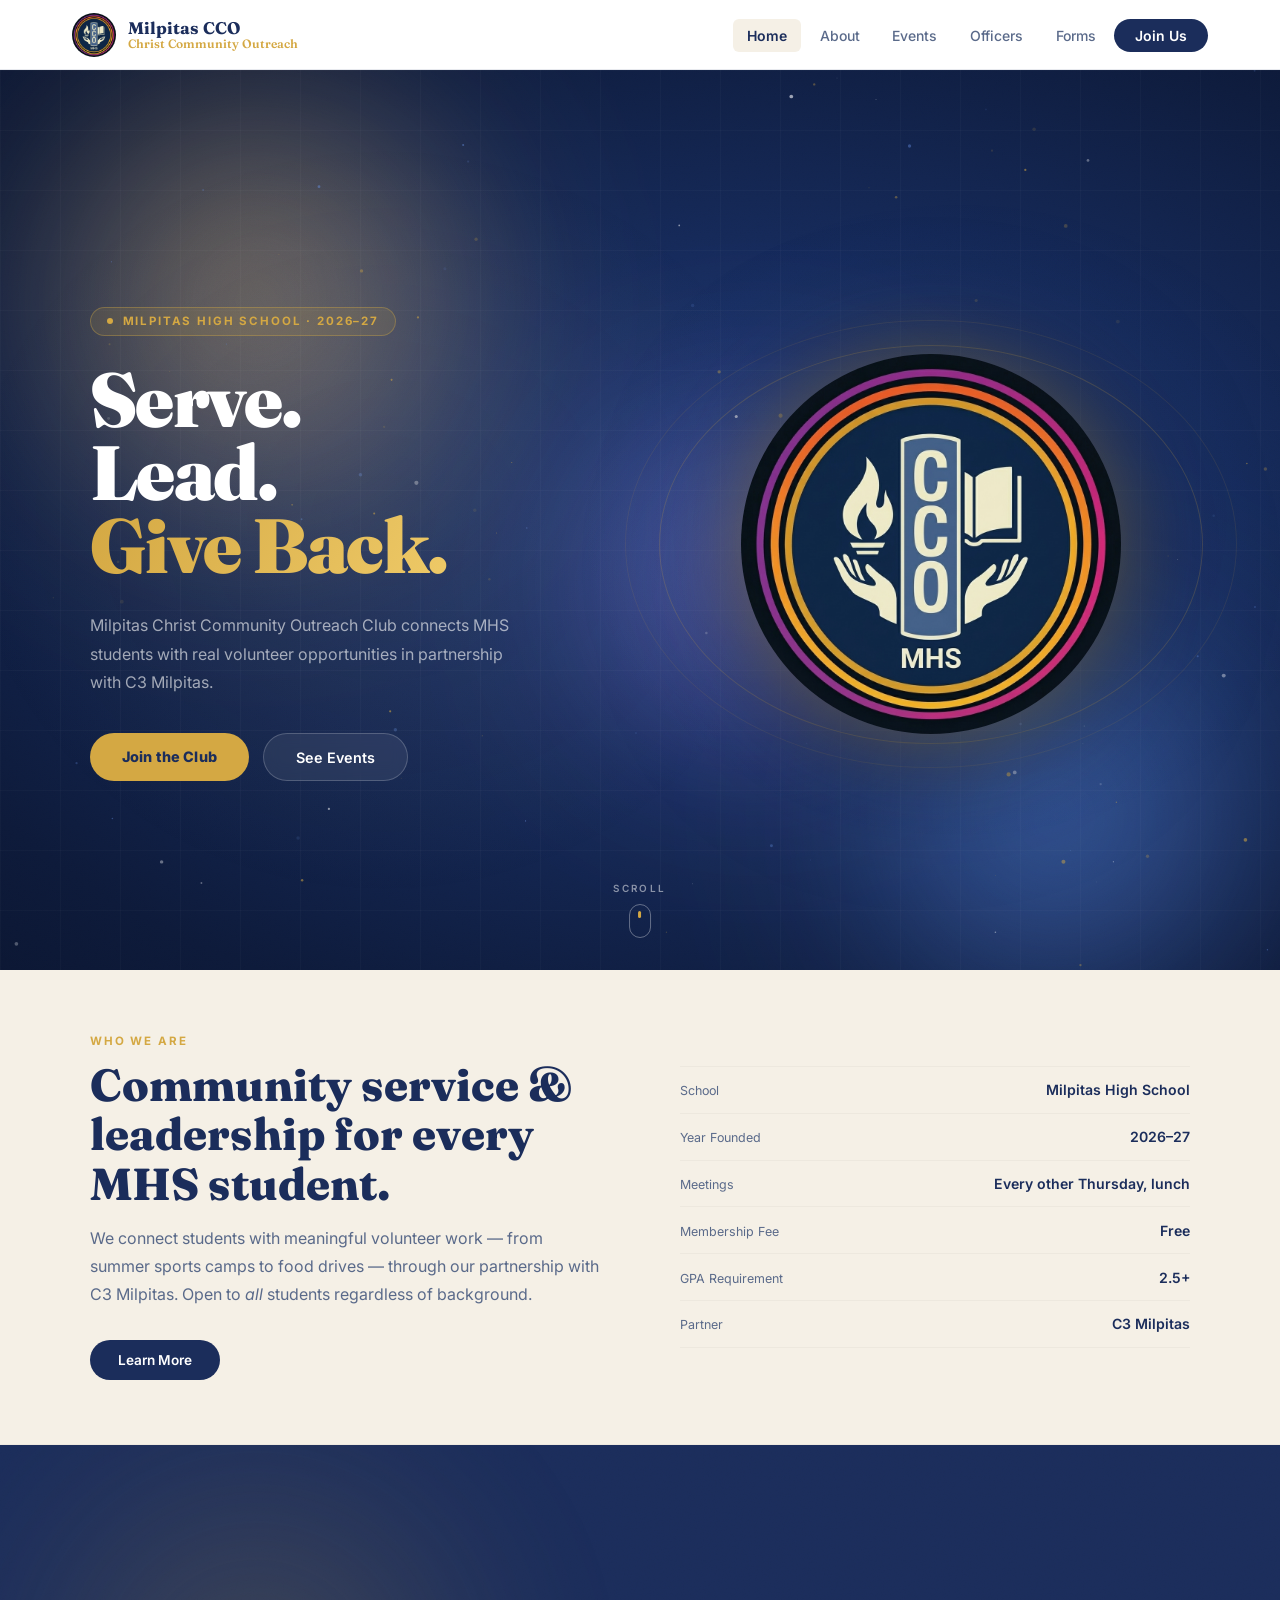
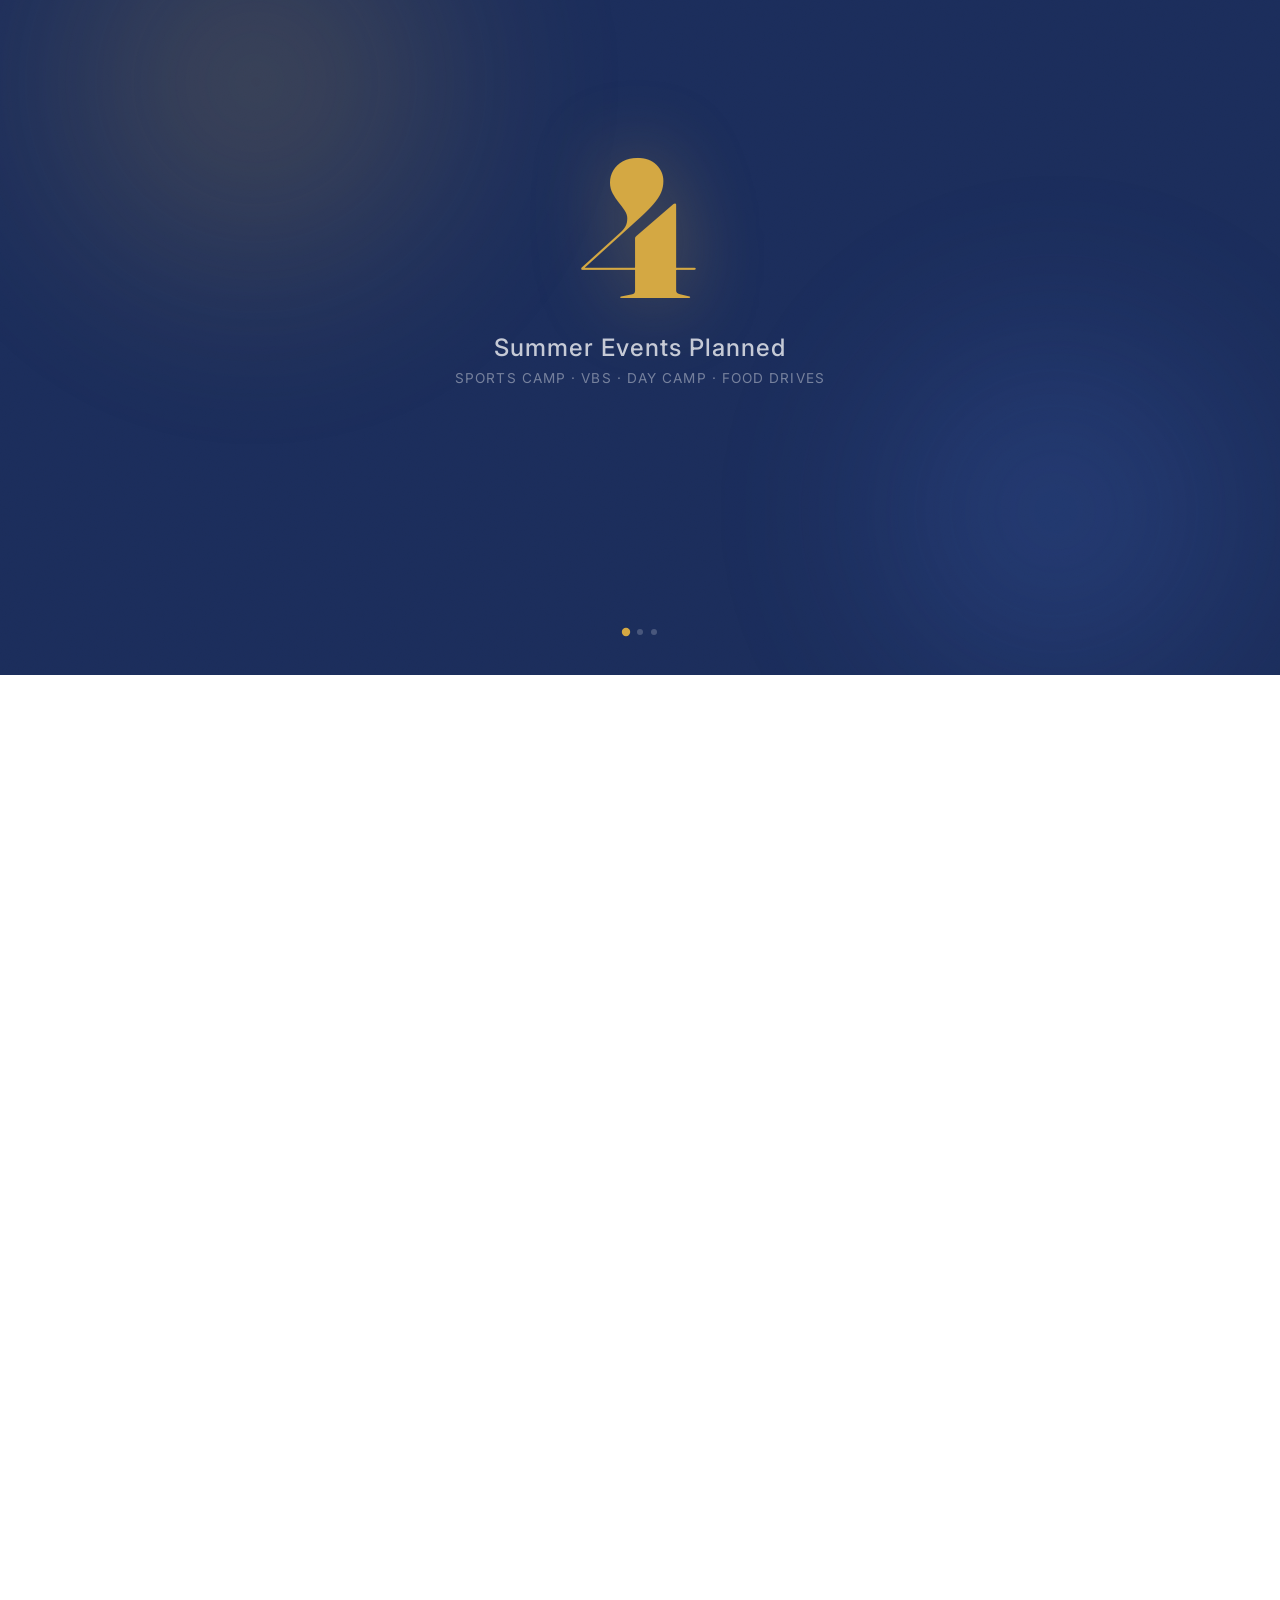
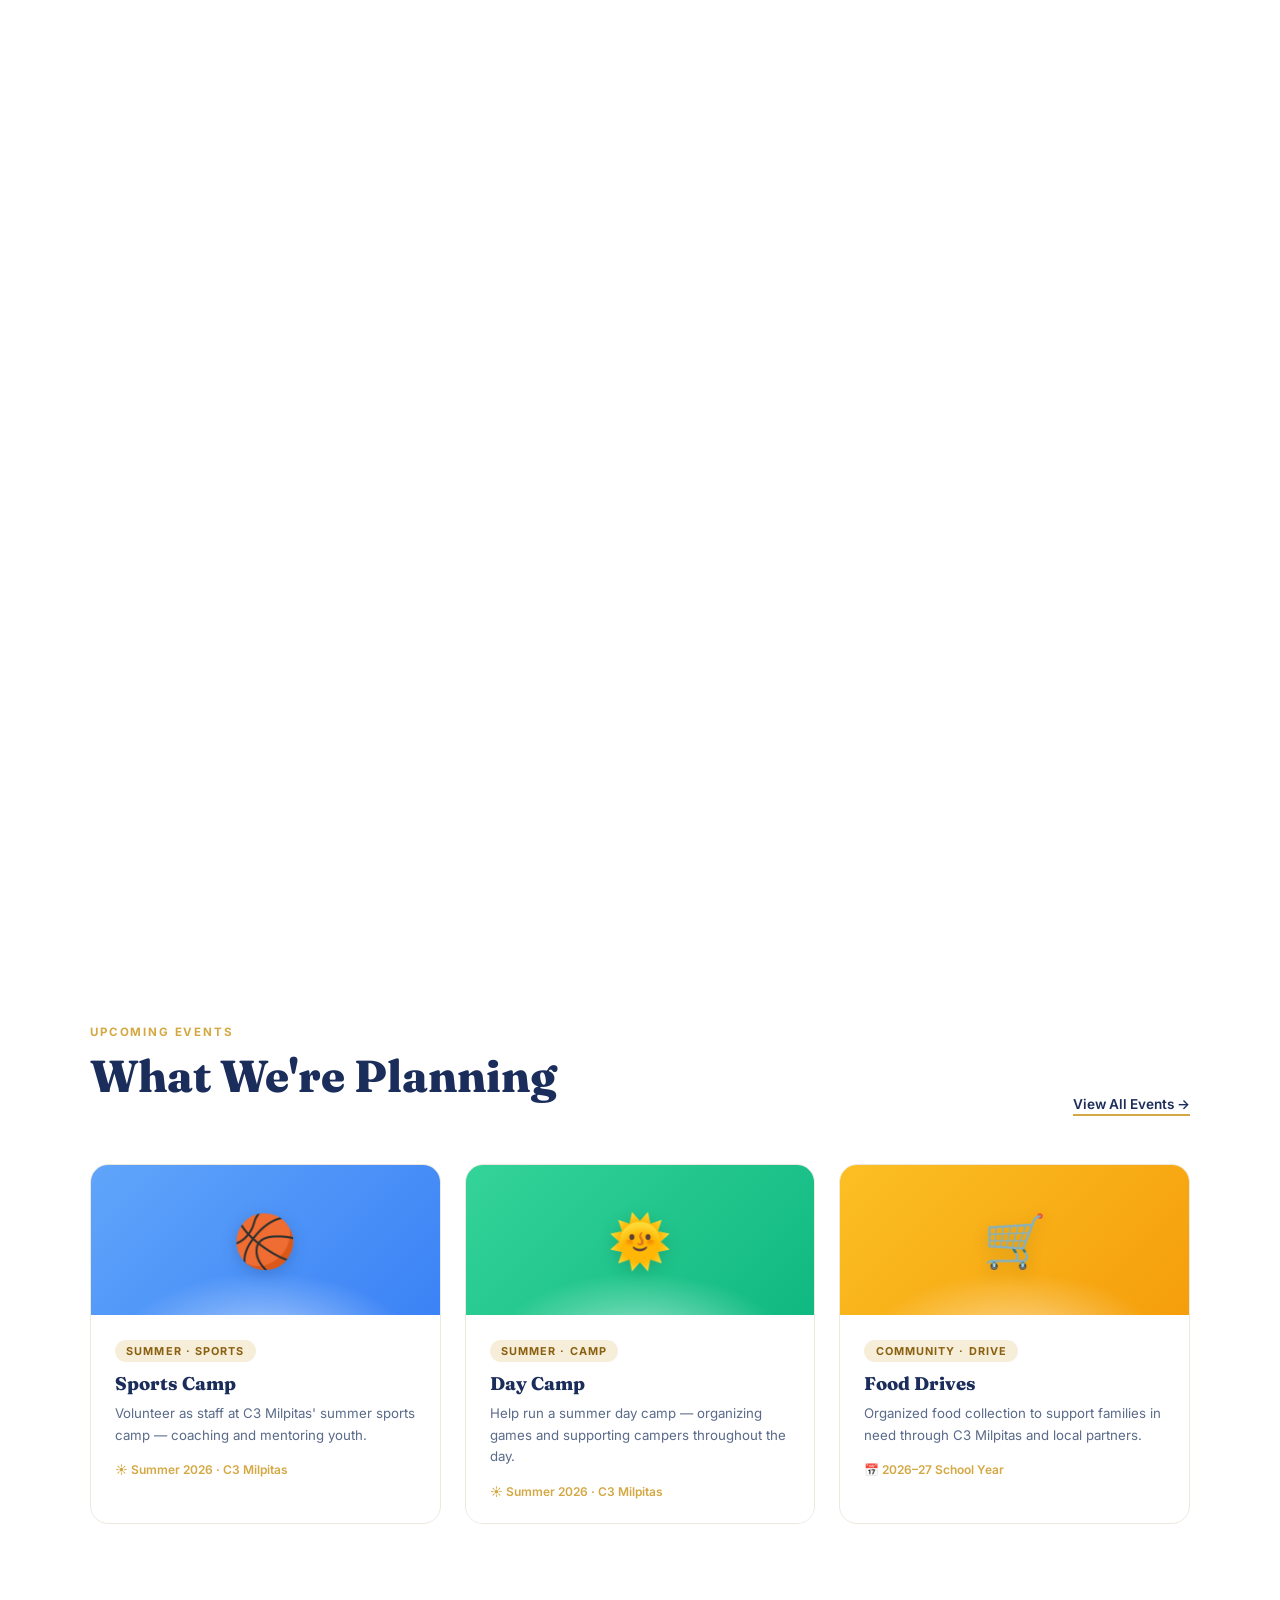
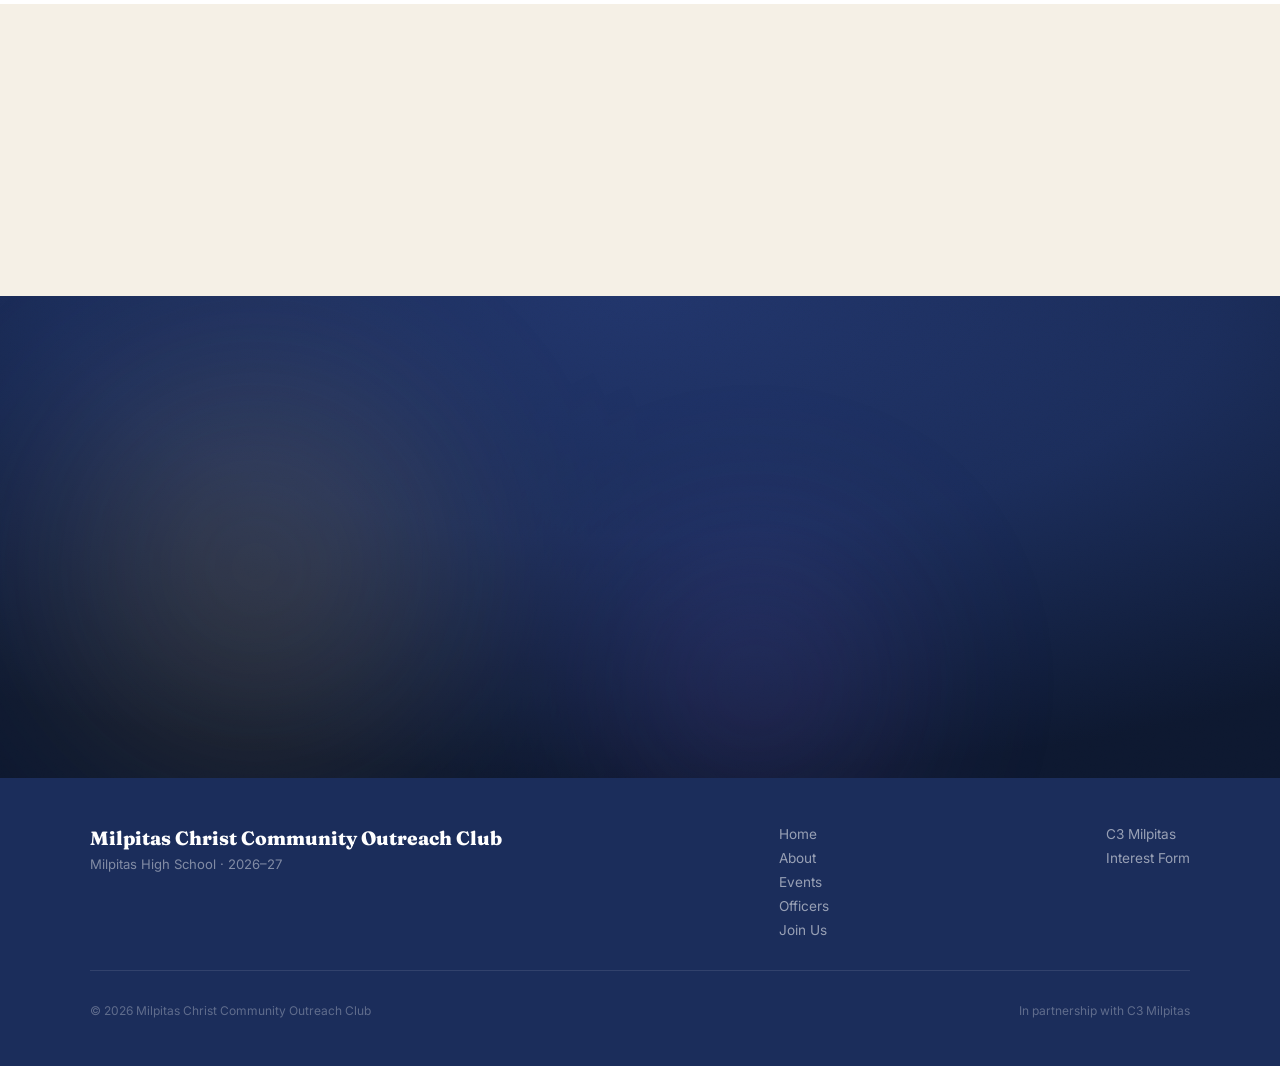
<file: index.html>
<!DOCTYPE html>
<html lang="en">
<head>
<meta charset="UTF-8"/><meta name="viewport" content="width=device-width,initial-scale=1.0"/>
<title>Milpitas Christ Community Outreach Club</title>
<link rel="preconnect" href="https://fonts.googleapis.com"/>
<link rel="preconnect" href="https://fonts.gstatic.com" crossorigin/>
<link href="https://fonts.googleapis.com/css2?family=Fraunces:ital,opsz,wght@0,9..144,400;0,9..144,700;0,9..144,800;0,9..144,900;1,9..144,700&family=Inter:wght@400;500;600;700&display=swap" rel="stylesheet"/>
<link rel="stylesheet" href="nav.css"/>
<style>
/* ── HERO CANVAS ── */
.hero-canvas {
  position: absolute; inset: 0;
  width: 100%; height: 100%;
  pointer-events: none; z-index: 0;
}

/* ── HOME HERO ── */
.home-hero {
  position: relative; min-height: 100vh;
  display: flex; align-items: center; justify-content: center;
  padding: 8rem 2rem 5rem; overflow: hidden;
  background: radial-gradient(ellipse 120% 100% at 60% 50%, #1e3a7a 0%, #0d1a3a 60%, #070e22 100%);
}
.hero-gradient-overlay {
  position: absolute; inset: 0;
  background:
    radial-gradient(ellipse 55% 70% at 30% 50%, rgba(212,168,67,0.08) 0%, transparent 60%),
    radial-gradient(ellipse 50% 60% at 75% 50%, rgba(100,140,255,0.07) 0%, transparent 60%);
  pointer-events: none;
}
.hero-grid {
  position: absolute; inset: 0;
  background-image: linear-gradient(rgba(255,255,255,0.025) 1px, transparent 1px),
                    linear-gradient(90deg, rgba(255,255,255,0.025) 1px, transparent 1px);
  background-size: 60px 60px;
  pointer-events: none;
}

/* two-column hero layout */
.hero-inner {
  position: relative; z-index: 2;
  display: grid; grid-template-columns: 1fr 1fr;
  gap: 4rem; align-items: center;
  max-width: 1100px; width: 100%; margin: 0 auto;
}

/* left: text */
.hero-text { text-align: left; }
.hero-eyebrow {
  display: inline-flex; align-items: center; gap: 0.6rem;
  background: rgba(212,168,67,0.12); border: 1px solid rgba(212,168,67,0.35);
  color: var(--gold); font-size: 0.72rem; font-weight: 700;
  letter-spacing: 0.16em; text-transform: uppercase;
  padding: 0.4rem 1rem; border-radius: 999px;
  margin-bottom: 1.75rem;
}
.hero-dot { width: 6px; height: 6px; border-radius: 50%; background: var(--gold); flex-shrink:0; }
.home-hero h1 {
  font-family: 'Fraunces', serif;
  font-size: clamp(3.2rem, 6vw, 6.5rem);
  font-weight: 900; line-height: 0.95; letter-spacing: -0.02em;
  color: #fff;
  margin-bottom: 0.2rem;
}
.home-hero h1 em { color: var(--gold); font-style: normal; display: block; }
.hero-sub {
  color: rgba(255,255,255,0.6); font-size: 1rem;
  max-width: 440px; line-height: 1.8; margin: 1.75rem 0 0;
}
.hero-buttons {
  display: flex; gap: 0.875rem; margin-top: 2.25rem; flex-wrap: wrap;
}
.btn-gold-solid {
  background: var(--gold); color: var(--navy);
  font-size: 0.9rem; font-weight: 800;
  padding: 0.9rem 2rem; border-radius: 999px;
  text-decoration: none; transition: background 0.2s, transform 0.2s;
  letter-spacing: 0.01em;
}
.btn-gold-solid:hover { background: var(--gold-lt); transform: translateY(-2px); }
.btn-ghost-white {
  background: rgba(255,255,255,0.07); color: #fff;
  font-size: 0.9rem; font-weight: 600;
  padding: 0.9rem 2rem; border-radius: 999px;
  text-decoration: none; border: 1px solid rgba(255,255,255,0.2);
  transition: background 0.2s, border-color 0.2s, transform 0.2s;
  backdrop-filter: blur(8px);
}
.btn-ghost-white:hover { background: rgba(255,255,255,0.14); border-color: rgba(255,255,255,0.4); transform: translateY(-2px); }
.btn-navy {
  background: var(--navy-d); color: #fff;
  font-size: 0.9rem; font-weight: 600;
  padding: 0.85rem 2rem; border-radius: 999px;
  text-decoration: none; transition: background 0.2s, transform 0.2s;
}
.btn-navy:hover { background: #0d1830; transform: translateY(-1px); }

/* right: logo showcase */
.hero-logo-wrap {
  display: flex; align-items: center; justify-content: center;
  position: relative;
}
/* outer glow rings */
.hero-logo-wrap::before, .hero-logo-wrap::after {
  content: ''; position: absolute; border-radius: 50%;
  animation: ringPulse 3.5s ease-in-out infinite;
}
.hero-logo-wrap::before {
  width: 105%; height: 105%;
  border: 1px solid rgba(212,168,67,0.2);
  animation-delay: 0s;
}
.hero-logo-wrap::after {
  width: 118%; height: 118%;
  border: 1px solid rgba(212,168,67,0.1);
  animation-delay: 0.8s;
}
@keyframes ringPulse {
  0%,100% { transform: scale(1); opacity: 0.6; }
  50% { transform: scale(1.04); opacity: 1; }
}
.hero-logo-glow {
  position: absolute;
  width: 80%; height: 80%;
  border-radius: 50%;
  background: radial-gradient(ellipse at center, rgba(212,168,67,0.22) 0%, transparent 70%);
  animation: glowPulse 3s ease-in-out infinite;
  pointer-events: none;
}
@keyframes glowPulse {
  0%,100% { transform: scale(0.95); opacity: 0.7; }
  50% { transform: scale(1.08); opacity: 1; }
}
.hero-logo-main {
  width: clamp(220px, 30vw, 380px);
  height: auto;
  border-radius: 50%;
  position: relative; z-index: 2;
  animation: floatLogo 5s ease-in-out infinite;
  filter: drop-shadow(0 0 40px rgba(212,168,67,0.35)) drop-shadow(0 20px 60px rgba(0,0,0,0.5));
  transition: filter 0.3s;
}
.hero-logo-main:hover {
  filter: drop-shadow(0 0 60px rgba(212,168,67,0.6)) drop-shadow(0 20px 60px rgba(0,0,0,0.5));
}
@keyframes floatLogo {
  0%,100% { transform: translateY(0px) rotate(-1deg); }
  50% { transform: translateY(-14px) rotate(1deg); }
}

/* scroll cue */
.scroll-cue {
  position: absolute; bottom: 2rem; left: 50%; transform: translateX(-50%);
  display: flex; flex-direction: column; align-items: center; gap: 0.6rem;
  text-decoration: none; z-index: 3;
  animation: cueBob 2.4s ease-in-out infinite;
}
.scroll-cue-text {
  font-size: 0.62rem; letter-spacing: 0.25em; text-transform: uppercase;
  color: rgba(255,255,255,0.5); font-weight: 600;
}
.scroll-cue-mouse {
  width: 22px; height: 34px; border-radius: 12px;
  border: 1.5px solid rgba(255,255,255,0.35);
  display: flex; justify-content: center; padding-top: 6px;
}
.scroll-cue-wheel {
  width: 3px; height: 7px; border-radius: 2px; background: var(--gold);
  animation: wheel 1.6s ease-in-out infinite;
}
@keyframes wheel { 0%{opacity:0;transform:translateY(-4px)} 40%{opacity:1} 100%{opacity:0;transform:translateY(8px)} }
@keyframes cueBob { 0%,100%{transform:translateX(-50%) translateY(0)} 50%{transform:translateX(-50%) translateY(6px)} }

/* mobile: stack vertically */
@media(max-width:800px){
  .hero-inner { grid-template-columns: 1fr; text-align: center; gap: 3rem; }
  .hero-text { text-align: center; }
  .hero-sub { margin: 1.5rem auto 0; }
  .hero-buttons { justify-content: center; }
  .hero-logo-main { width: clamp(180px, 50vw, 260px); }
}


/* ── ABOUT STRIP ── */
.about-strip {
  background: var(--cream); padding: 4rem 2rem;
  border-bottom: 1px solid var(--cream2);
}
.about-strip-inner {
  max-width: 1100px; margin: 0 auto;
  display: grid; grid-template-columns: 1fr 1fr; gap: 5rem; align-items: center;
}
.about-strip-text .section-title { margin-bottom: 1rem; }
.about-strip-text .section-desc { margin-bottom: 1.5rem; }
.btn-navy-sm {
  display: inline-block; background: var(--navy); color: #fff;
  font-size: 0.85rem; font-weight: 600;
  padding: 0.75rem 1.75rem; border-radius: 999px;
  text-decoration: none; transition: background 0.2s;
}
.btn-navy-sm:hover { background: var(--navy-d); }
.about-strip-facts { display: flex; flex-direction: column; gap: 0; }
.fact-row {
  display: flex; justify-content: space-between; align-items: baseline;
  padding: 0.9rem 0; border-bottom: 1px solid var(--cream2);
  font-size: 0.88rem;
}
.fact-row:first-child { border-top: 1px solid var(--cream2); }
.fact-label { color: var(--muted); font-size: 0.78rem; }
.fact-val { color: var(--navy); font-weight: 600; text-align: right; max-width: 200px; }

/* ── EVENTS PREVIEW ── */
.events-preview { background: var(--white); padding: 5rem 2rem; }
.events-preview-inner { max-width: 1100px; margin: 0 auto; }
.events-header { display: flex; justify-content: space-between; align-items: flex-end; margin-bottom: 3rem; flex-wrap: wrap; gap: 1rem; }
.view-all { color: var(--navy); font-size: 0.85rem; font-weight: 600; text-decoration: none; border-bottom: 2px solid var(--gold); padding-bottom: 2px; }
.cards-grid { display: grid; grid-template-columns: repeat(3,1fr); gap: 1.5rem; }
.event-card {
  background: var(--white); border-radius: 18px;
  overflow: hidden;
  transition: transform 0.3s cubic-bezier(.16,1,.3,1), box-shadow 0.3s;
  border: 1px solid var(--cream2);
  position: relative;
}
.event-card:hover { transform: translateY(-8px); box-shadow: 0 28px 60px rgba(27,45,91,0.18); border-color: rgba(212,168,67,0.35); }
.event-card-color {
  height: 150px;
  display: flex; align-items: center; justify-content: center;
  font-size: 3.2rem;
  position: relative; overflow: hidden;
}
/* radial glow + shine on color block */
.event-card-color::before {
  content: ''; position: absolute; inset: 0;
  background: radial-gradient(ellipse 70% 80% at 50% 120%, rgba(255,255,255,0.55), transparent 60%);
}
.event-card-color::after {
  content: ''; position: absolute; top: 0; left: -120%;
  width: 60%; height: 100%; transform: skewX(-20deg);
  background: linear-gradient(90deg, transparent, rgba(255,255,255,0.5), transparent);
  transition: left 0.6s;
}
.event-card:hover .event-card-color::after { left: 160%; }
.event-card-color span { position: relative; z-index: 1; filter: drop-shadow(0 4px 8px rgba(0,0,0,0.15)); }
.event-card-body { padding: 1.5rem; position: relative; z-index: 2; background: var(--white); }
.event-tag {
  display: inline-block;
  background: rgba(212,168,67,0.2); color: #8a6010;
  font-size: 0.68rem; font-weight: 700; letter-spacing: 0.1em; text-transform: uppercase;
  padding: 0.25rem 0.7rem; border-radius: 999px; margin-bottom: 0.6rem;
}
.event-card-title { font-family: 'Fraunces', serif; font-size: 1.15rem; font-weight: 800; color: var(--navy); margin-bottom: 0.5rem; }
.event-card-desc { font-size: 0.83rem; color: var(--muted); line-height: 1.65; }
.event-card-when { margin-top: 1rem; font-size: 0.75rem; color: var(--gold); font-weight: 600; }

/* ── PARTNER BANNER ── */
.partner-banner {
  background: radial-gradient(ellipse 90% 100% at 50% 0%, #21356b 0%, var(--navy) 50%, #0d1830 100%);
  padding: 6rem 2rem; text-align: center;
  position: relative; overflow: hidden;
}
.partner-banner-inner { max-width: 700px; margin: 0 auto; position: relative; z-index: 2; }
.partner-banner h2 {
  font-family: 'Fraunces', serif;
  font-size: clamp(2rem, 4vw, 3.2rem);
  font-weight: 900; color: var(--gold);
  margin-bottom: 1rem; line-height: 1.1;
}
.partner-banner p { color: rgba(255,255,255,0.65); font-size: 1rem; line-height: 1.75; margin-bottom: 2rem; }
.btn-gold {
  display: inline-block; background: var(--gold); color: var(--navy);
  font-size: 0.9rem; font-weight: 700;
  padding: 0.9rem 2.2rem; border-radius: 999px;
  text-decoration: none; transition: background 0.2s, transform 0.2s;
}
.btn-gold:hover { background: var(--gold-lt); transform: translateY(-1px); }

/* ── INSTAGRAM ── */
.insta-header {
  display: flex; justify-content: space-between; align-items: flex-end;
  margin-bottom: 2.5rem; flex-wrap: wrap; gap: 1rem;
}
.insta-follow-btn {
  display: inline-flex; align-items: center; gap: 0.5rem;
  background: var(--navy); color: #fff;
  font-size: 0.85rem; font-weight: 600;
  padding: 0.6rem 1.3rem; border-radius: 999px;
  text-decoration: none; transition: background 0.2s;
}
.insta-follow-btn:hover { background: var(--navy-d); }
.insta-grid {
  display: grid; grid-template-columns: 1fr 1fr; gap: 1.5rem;
  align-items: start;
}
.insta-embed-wrap {
  border-radius: 16px; overflow: hidden;
  box-shadow: 0 4px 24px rgba(27,45,91,0.1);
}
/* override Instagram iframe default centering */
.insta-embed-wrap .instagram-media {
  margin: 0 !important;
  width: 100% !important;
  max-width: 100% !important;
  border-radius: 16px !important;
}

/* ── RESPONSIVE ── */
@media (max-width: 900px) {
  .about-strip-inner { grid-template-columns: 1fr; gap: 2.5rem; }
  .cards-grid { grid-template-columns: 1fr 1fr; }
  .polaroid-strip { display: none; }
  .insta-grid { grid-template-columns: 1fr; }
}
@media (max-width: 600px) {
  .cards-grid { grid-template-columns: 1fr; }
}
</style>
</head>
<body>

<!-- NAV -->
<div class="scroll-progress" id="sp"></div>
<nav class="site-nav">
  <div class="nav-inner">
    <a href="index.html" class="nav-logo">
      <img src="logo.png" class="nav-logo-icon" alt="CCO Logo" style="width:44px;height:44px;border-radius:50%;object-fit:cover;background:#1b2d5b;">
      <div class="nav-logo-text">Milpitas CCO <span>Christ Community Outreach</span></div>
    </a>
    <ul class="nav-links">
      <li><a href="index.html" class="active">Home</a></li>
      <li><a href="about.html">About</a></li>
      <li><a href="events.html">Events</a></li>
      <li><a href="officers.html">Officers</a></li>
      <li><a href="forms.html">Forms</a></li>
      <li><a href="join.html" class="nav-cta">Join Us</a></li>
    </ul>
    <button class="nav-hamburger" onclick="document.getElementById('mobileMenu').classList.toggle('open')">
      <span></span><span></span><span></span>
    </button>
  </div>
</nav>
<div class="mobile-menu" id="mobileMenu">
  <a href="index.html">Home</a>
  <a href="about.html">About</a>
  <a href="events.html">Events</a>
  <a href="officers.html">Officers</a>
  <a href="forms.html">Forms</a>
  <a href="join.html">Join Us</a>
</div>

<div class="page-body">

  <!-- HERO -->
  <div class="home-hero">
    <div class="aurora-bg">
      <div class="aurora-blob b1"></div>
      <div class="aurora-blob b2"></div>
      <div class="aurora-blob b3"></div>
    </div>
    <canvas class="hero-canvas" id="heroCanvas"></canvas>
    <div class="hero-gradient-overlay"></div>
    <div class="hero-grid"></div>
    <div class="grain"></div>

    <div class="hero-inner">
      <!-- LEFT: text -->
      <div class="hero-text" id="heroText">
        <div class="hero-eyebrow"><span class="hero-dot"></span>Milpitas High School · 2026–27</div>
        <h1>
          Serve.<br>
          Lead.<br>
          <em class="gradient-text">Give Back.</em>
        </h1>
        <p class="hero-sub">Milpitas Christ Community Outreach Club connects MHS students with real volunteer opportunities in partnership with C3 Milpitas.</p>
        <div class="hero-buttons">
          <a href="join.html" class="btn-gold-solid">Join the Club</a>
          <a href="events.html" class="btn-ghost-white">See Events</a>
        </div>
      </div>

      <!-- RIGHT: logo -->
      <div class="hero-logo-wrap" id="heroLogoWrap">
        <div class="hero-logo-glow"></div>
        <img src="logo.png" class="hero-logo-main" id="heroLogo" alt="Milpitas CCO Logo"/>
      </div>
    </div>

    <a href="#aboutAnchor" class="scroll-cue" aria-label="Scroll down">
      <span class="scroll-cue-text">Scroll</span>
      <span class="scroll-cue-mouse"><span class="scroll-cue-wheel"></span></span>
    </a>
  </div>

  <!-- ABOUT STRIP -->
  <div class="about-strip" id="aboutAnchor">
    <div class="about-strip-inner">
      <div class="about-strip-text reveal">
        <div class="section-label">Who We Are</div>
        <h2 class="section-title">Community service &amp; leadership for every MHS student.</h2>
        <p class="section-desc">We connect students with meaningful volunteer work — from summer sports camps to food drives — through our partnership with C3 Milpitas. Open to <em>all</em> students regardless of background.</p>
        <a href="about.html" class="btn-navy-sm" style="margin-top:0.5rem">Learn More</a>
      </div>
      <div class="about-strip-facts reveal reveal-delay-2">
        <div class="fact-row"><span class="fact-label">School</span><span class="fact-val">Milpitas High School</span></div>
        <div class="fact-row"><span class="fact-label">Year Founded</span><span class="fact-val">2026–27</span></div>
        <div class="fact-row"><span class="fact-label">Meetings</span><span class="fact-val">Every other Thursday, lunch</span></div>
        <div class="fact-row"><span class="fact-label">Membership Fee</span><span class="fact-val">Free</span></div>
        <div class="fact-row"><span class="fact-label">GPA Requirement</span><span class="fact-val">2.5+</span></div>
        <div class="fact-row"><span class="fact-label">Partner</span><span class="fact-val">C3 Milpitas</span></div>
      </div>
    </div>
  </div>

  <!-- SCROLLYTELLING STATS -->
  <div class="scrolly-section" id="scrollySection">
    <div class="scrolly-sticky" id="scrollySticky">
      <div class="aurora-bg" style="opacity:0.4">
        <div class="aurora-blob b1"></div>
        <div class="aurora-blob b2"></div>
      </div>
      <div class="grain"></div>
      <div class="scrolly-panel active" id="panel0">
        <div class="scrolly-num">4</div>
        <div class="scrolly-label">Summer Events Planned</div>
        <div class="scrolly-sublabel">Sports Camp · VBS · Day Camp · Food Drives</div>
      </div>
      <div class="scrolly-panel" id="panel1">
        <div class="scrolly-num">20</div>
        <div class="scrolly-label">Service Hours for Graduation</div>
        <div class="scrolly-sublabel">All volunteer work counts toward MHS requirement</div>
      </div>
      <div class="scrolly-panel" id="panel2">
        <div class="scrolly-num">$0</div>
        <div class="scrolly-label">Cost to Join</div>
        <div class="scrolly-sublabel">Free to join · No dues · No fees · Ever</div>
      </div>
      <div class="scrolly-progress">
        <div class="scrolly-dot active" id="dot0"></div>
        <div class="scrolly-dot" id="dot1"></div>
        <div class="scrolly-dot" id="dot2"></div>
      </div>
    </div>
  </div>

  <!-- EVENTS PREVIEW -->
  <div class="events-preview">
    <div class="events-preview-inner">
      <div class="events-header reveal">
        <div>
          <div class="section-label">Upcoming Events</div>
          <h2 class="section-title">What We're Planning</h2>
        </div>
        <a href="events.html" class="view-all">View All Events →</a>
      </div>
      <div class="cards-grid">
        <div class="event-card spotlight reveal reveal-delay-1">
          <div class="event-card-color" style="background:linear-gradient(135deg,#60a5fa,#3b82f6)"><span>🏀</span></div>
          <div class="event-card-body">
            <div class="event-tag">Summer · Sports</div>
            <div class="event-card-title">Sports Camp</div>
            <div class="event-card-desc">Volunteer as staff at C3 Milpitas' summer sports camp — coaching and mentoring youth.</div>
            <div class="event-card-when">☀ Summer 2026 · C3 Milpitas</div>
          </div>
        </div>
        <div class="event-card spotlight reveal reveal-delay-2">
          <div class="event-card-color" style="background:linear-gradient(135deg,#34d399,#10b981)"><span>🌞</span></div>
          <div class="event-card-body">
            <div class="event-tag">Summer · Camp</div>
            <div class="event-card-title">Day Camp</div>
            <div class="event-card-desc">Help run a summer day camp — organizing games and supporting campers throughout the day.</div>
            <div class="event-card-when">☀ Summer 2026 · C3 Milpitas</div>
          </div>
        </div>
        <div class="event-card spotlight reveal reveal-delay-3">
          <div class="event-card-color" style="background:linear-gradient(135deg,#fbbf24,#f59e0b)"><span>🛒</span></div>
          <div class="event-card-body">
            <div class="event-tag">Community · Drive</div>
            <div class="event-card-title">Food Drives</div>
            <div class="event-card-desc">Organized food collection to support families in need through C3 Milpitas and local partners.</div>
            <div class="event-card-when">📅 2026–27 School Year</div>
          </div>
        </div>
      </div>
    </div>
  </div>

  <!-- INSTAGRAM -->
  <div class="section-cream">
    <div class="container">
      <div class="insta-header reveal">
        <div>
          <div class="section-label">Follow Along</div>
          <h2 class="section-title">Latest from Instagram</h2>
        </div>
        <a href="https://www.instagram.com/" target="_blank" rel="noopener" class="insta-follow-btn">
          <svg width="18" height="18" viewBox="0 0 24 24" fill="none" stroke="currentColor" stroke-width="2" stroke-linecap="round" stroke-linejoin="round"><rect x="2" y="2" width="20" height="20" rx="5" ry="5"/><path d="M16 11.37A4 4 0 1 1 12.63 8 4 4 0 0 1 16 11.37z"/><line x1="17.5" y1="6.5" x2="17.51" y2="6.5"/></svg>
          Follow Us
        </a>
      </div>
      <div class="insta-grid reveal reveal-delay-1">
        <div class="insta-embed-wrap">
          <blockquote
            class="instagram-media"
            data-instgrm-captioned
            data-instgrm-permalink="https://www.instagram.com/p/DY83HFmlHMj/"
            data-instgrm-version="14"
            style="background:#FFF;border:0;border-radius:16px;box-shadow:0 4px 24px rgba(27,45,91,0.1);margin:0;max-width:100%;min-width:280px;padding:0;width:100%;">
          </blockquote>
        </div>
        <div class="insta-embed-wrap">
          <blockquote
            class="instagram-media"
            data-instgrm-captioned
            data-instgrm-permalink="https://www.instagram.com/p/DYIO8cVD854/"
            data-instgrm-version="14"
            style="background:#FFF;border:0;border-radius:16px;box-shadow:0 4px 24px rgba(27,45,91,0.1);margin:0;max-width:100%;min-width:280px;padding:0;width:100%;">
          </blockquote>
        </div>
      </div>
    </div>
  </div>

  <!-- PARTNER BANNER -->
  <div class="partner-banner">
    <div class="aurora-bg" style="opacity:0.35">
      <div class="aurora-blob b1"></div>
      <div class="aurora-blob b3"></div>
    </div>
    <div class="grain"></div>
    <div class="partner-banner-inner reveal">
      <h2 class="gradient-text">In Partnership with C3 Milpitas</h2>
      <p>Christ Community Church Milpitas provides the infrastructure for most of our major events — summer camps, food drives, and youth programs. They provide the structure; we provide the volunteers.</p>
      <a href="https://c3milpitas.org" target="_blank" rel="noopener" class="btn-gold">Visit C3 Milpitas →</a>
    </div>
  </div>

  <!-- FOOTER -->
  <footer class="site-footer">
    <div class="footer-inner">
      <div class="footer-brand">
        <div class="footer-name">Milpitas Christ Community Outreach Club</div>
        <p>Milpitas High School · 2026–27</p>
      </div>
      <div class="footer-links">
        <a href="index.html">Home</a>
        <a href="about.html">About</a>
        <a href="events.html">Events</a>
        <a href="officers.html">Officers</a>
        <a href="join.html">Join Us</a>
      </div>
      <div class="footer-links">
        <a href="https://c3milpitas.org" target="_blank">C3 Milpitas</a>
        <a href="https://forms.gle/GYV1B9uts7ayfusT8" target="_blank">Interest Form</a>
      </div>
    </div>
    <div class="footer-bottom">
      <span>© 2026 Milpitas Christ Community Outreach Club</span>
      <span>In partnership with C3 Milpitas</span>
    </div>
  </footer>

</div><!-- /page-body -->

<script>
/* ── SCROLL REVEAL ── */
const io = new IntersectionObserver(entries => {
  entries.forEach(e => { if (e.isIntersecting) { e.target.classList.add('up'); io.unobserve(e.target); } });
}, { threshold: 0.08 });
document.querySelectorAll('.reveal').forEach(el => io.observe(el));

/* ── NAV GLASS ON SCROLL ── */
const nav = document.querySelector('.site-nav');
window.addEventListener('scroll', () => {
  nav.classList.toggle('scrolled', window.scrollY > 40);
}, { passive: true });

/* ── CANVAS PARTICLE HERO ── */
(function() {
  const canvas = document.getElementById('heroCanvas');
  if (!canvas) return;
  const ctx = canvas.getContext('2d');
  let W, H, particles = [], mouse = { x: -999, y: -999 };

  function resize() {
    W = canvas.width = canvas.offsetWidth;
    H = canvas.height = canvas.offsetHeight;
  }
  resize();
  window.addEventListener('resize', resize);

  const COLORS = ['rgba(212,168,67,', 'rgba(255,255,255,', 'rgba(100,140,220,'];
  function Particle() {
    this.reset = function() {
      this.x = Math.random() * W;
      this.y = Math.random() * H;
      this.r = Math.random() * 1.8 + 0.3;
      this.vx = (Math.random() - 0.5) * 0.4;
      this.vy = (Math.random() - 0.5) * 0.4 - 0.15;
      this.alpha = Math.random() * 0.5 + 0.1;
      this.color = COLORS[Math.floor(Math.random() * COLORS.length)];
    };
    this.reset();
  }

  for (let i = 0; i < 110; i++) { const p = new Particle(); particles.push(p); }

  function draw() {
    ctx.clearRect(0, 0, W, H);
    particles.forEach(p => {
      // subtle mouse repel
      const dx = p.x - mouse.x, dy = p.y - mouse.y;
      const dist = Math.sqrt(dx*dx + dy*dy);
      if (dist < 120) {
        p.vx += dx / dist * 0.06;
        p.vy += dy / dist * 0.06;
      }
      p.vx *= 0.98; p.vy *= 0.98;
      p.x += p.vx; p.y += p.vy;
      if (p.x < -10 || p.x > W+10 || p.y < -10 || p.y > H+10) p.reset();

      ctx.beginPath();
      ctx.arc(p.x, p.y, p.r, 0, Math.PI*2);
      ctx.fillStyle = p.color + p.alpha + ')';
      ctx.fill();
    });
    requestAnimationFrame(draw);
  }
  draw();

  const hero = document.querySelector('.home-hero');
  if (hero) {
    hero.addEventListener('mousemove', e => {
      const rect = hero.getBoundingClientRect();
      mouse.x = e.clientX - rect.left;
      mouse.y = e.clientY - rect.top;
    });
    hero.addEventListener('mouseleave', () => { mouse.x = -999; mouse.y = -999; });
  }
})();

/* ── MOUSE PARALLAX ON HERO ── */
(function() {
  const hero = document.querySelector('.home-hero');
  const logo = document.getElementById('heroLogo');
  const text = document.getElementById('heroText');
  if (!hero) return;

  hero.addEventListener('mousemove', e => {
    const rect = hero.getBoundingClientRect();
    const cx = rect.width / 2, cy = rect.height / 2;
    const dx = (e.clientX - rect.left - cx) / cx;
    const dy = (e.clientY - rect.top - cy) / cy;
    if (logo) logo.style.transform = `translateY(${-14 + dy*-8}px) rotate(${-1 + dx*2}deg) scale(1.02)`;
    if (text) text.style.transform = `translate(${dx * -5}px, ${dy * -5}px)`;
  });
  hero.addEventListener('mouseleave', () => {
    if (logo) logo.style.transform = '';
    if (text) text.style.transform = '';
  });
})();

/* ── SCROLLYTELLING ── */
(function() {
  const section = document.getElementById('scrollySection');
  if (!section) return;
  const panels = document.querySelectorAll('.scrolly-panel');
  const dots = document.querySelectorAll('.scrolly-dot');
  const total = panels.length;
  let current = -1;

  function countUp(el) {
    const raw = el.dataset.val || el.textContent.trim();
    el.dataset.val = raw;
    const prefix = raw.replace(/[0-9].*/, '');           // "$" or ""
    const target = parseInt(raw.replace(/[^0-9]/g, ''), 10) || 0;
    const dur = 900; const start = performance.now();
    function tick(now) {
      const p = Math.min(1, (now - start) / dur);
      const eased = 1 - Math.pow(1 - p, 3);
      el.textContent = prefix + Math.round(target * eased);
      if (p < 1) requestAnimationFrame(tick);
    }
    requestAnimationFrame(tick);
  }

  function update() {
    const rect = section.getBoundingClientRect();
    const progress = Math.max(0, Math.min(1, -rect.top / (rect.height - window.innerHeight)));
    const idx = Math.min(total - 1, Math.floor(progress * total));

    panels.forEach((p, i) => p.classList.toggle('active', i === idx));
    dots.forEach((d, i) => d.classList.toggle('active', i === idx));

    if (idx !== current) {
      current = idx;
      const num = panels[idx].querySelector('.scrolly-num');
      if (num) countUp(num);
    }
  }
  window.addEventListener('scroll', update, { passive: true });
  update();
})();

/* ── SPOTLIGHT CURSOR TRACKING ── */
(function() {
  document.querySelectorAll('.spotlight').forEach(card => {
    card.addEventListener('mousemove', e => {
      const r = card.getBoundingClientRect();
      card.style.setProperty('--mx', ((e.clientX - r.left) / r.width * 100) + '%');
      card.style.setProperty('--my', ((e.clientY - r.top) / r.height * 100) + '%');
    });
  });
})();
</script>
<script async src="https://www.instagram.com/embed.js" onload="if(window.instgrm) window.instgrm.Embeds.process();"></script>
</body>
</html>
</file>
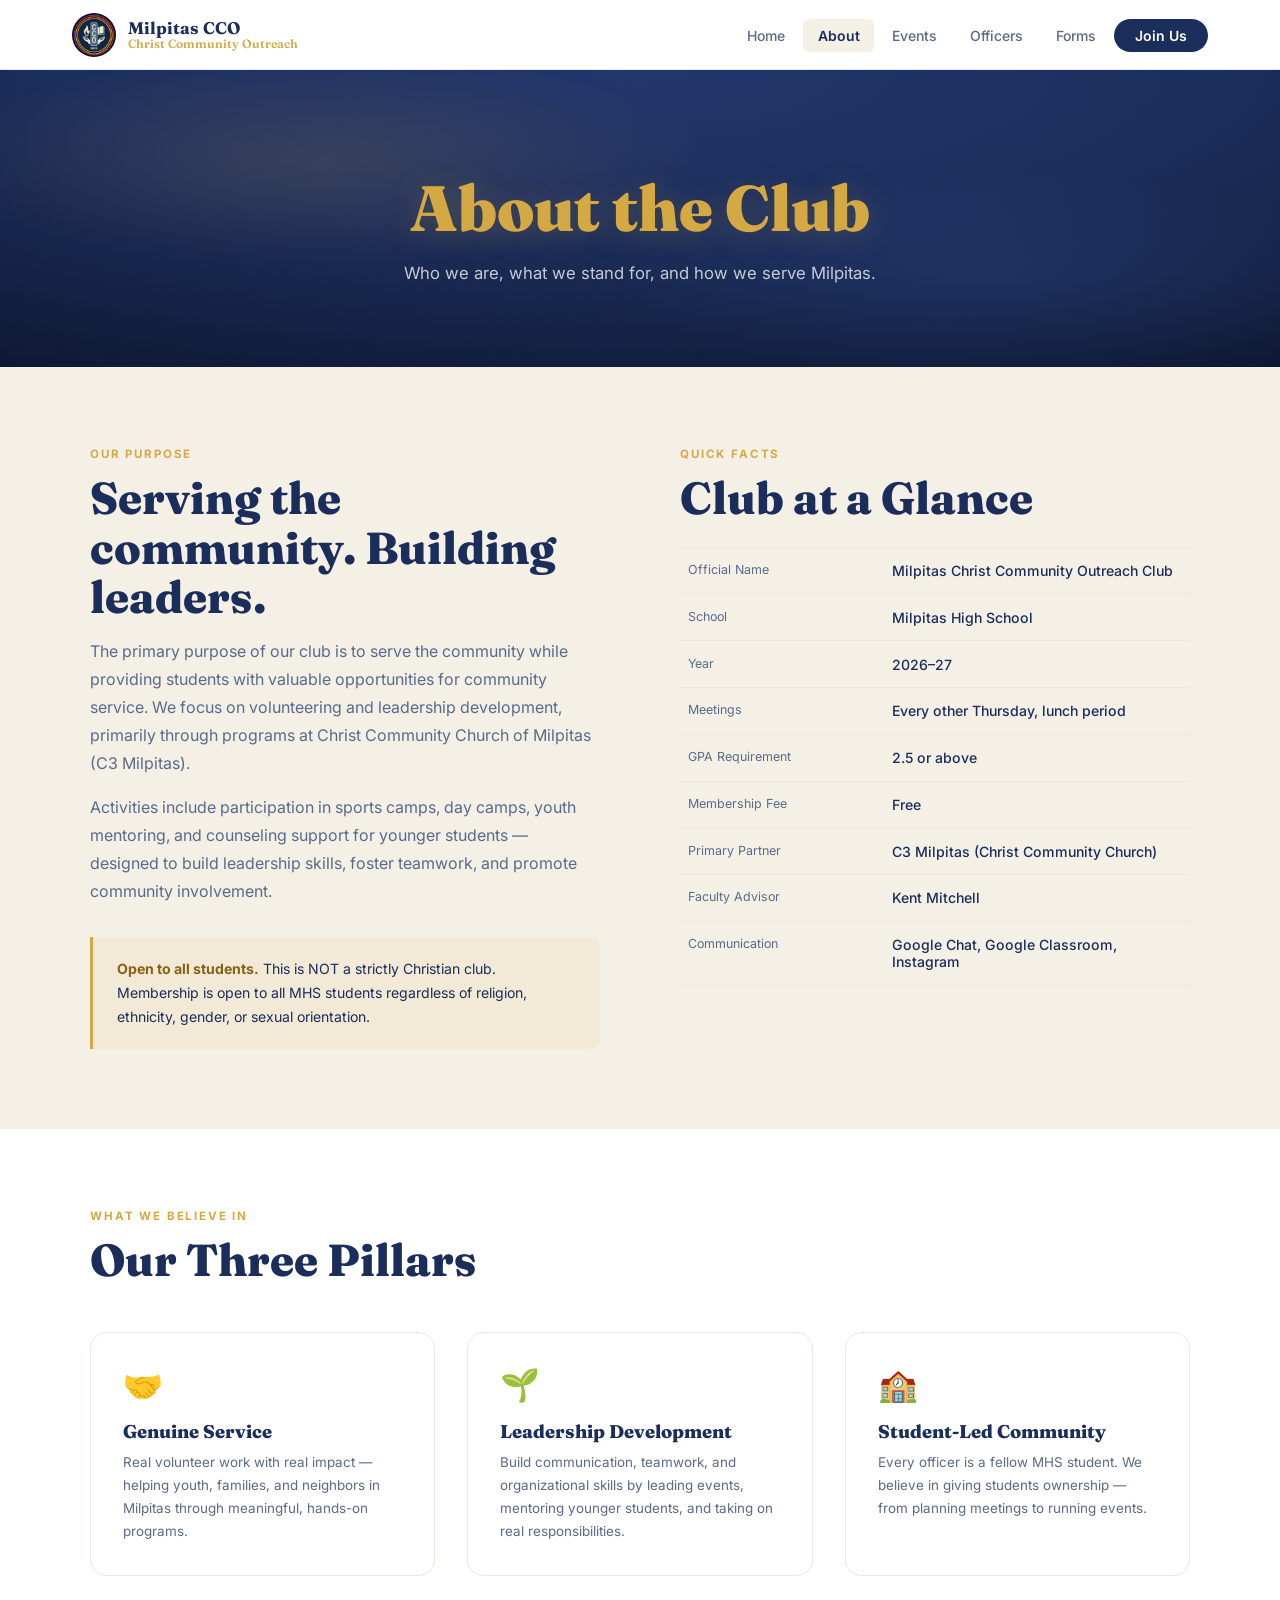
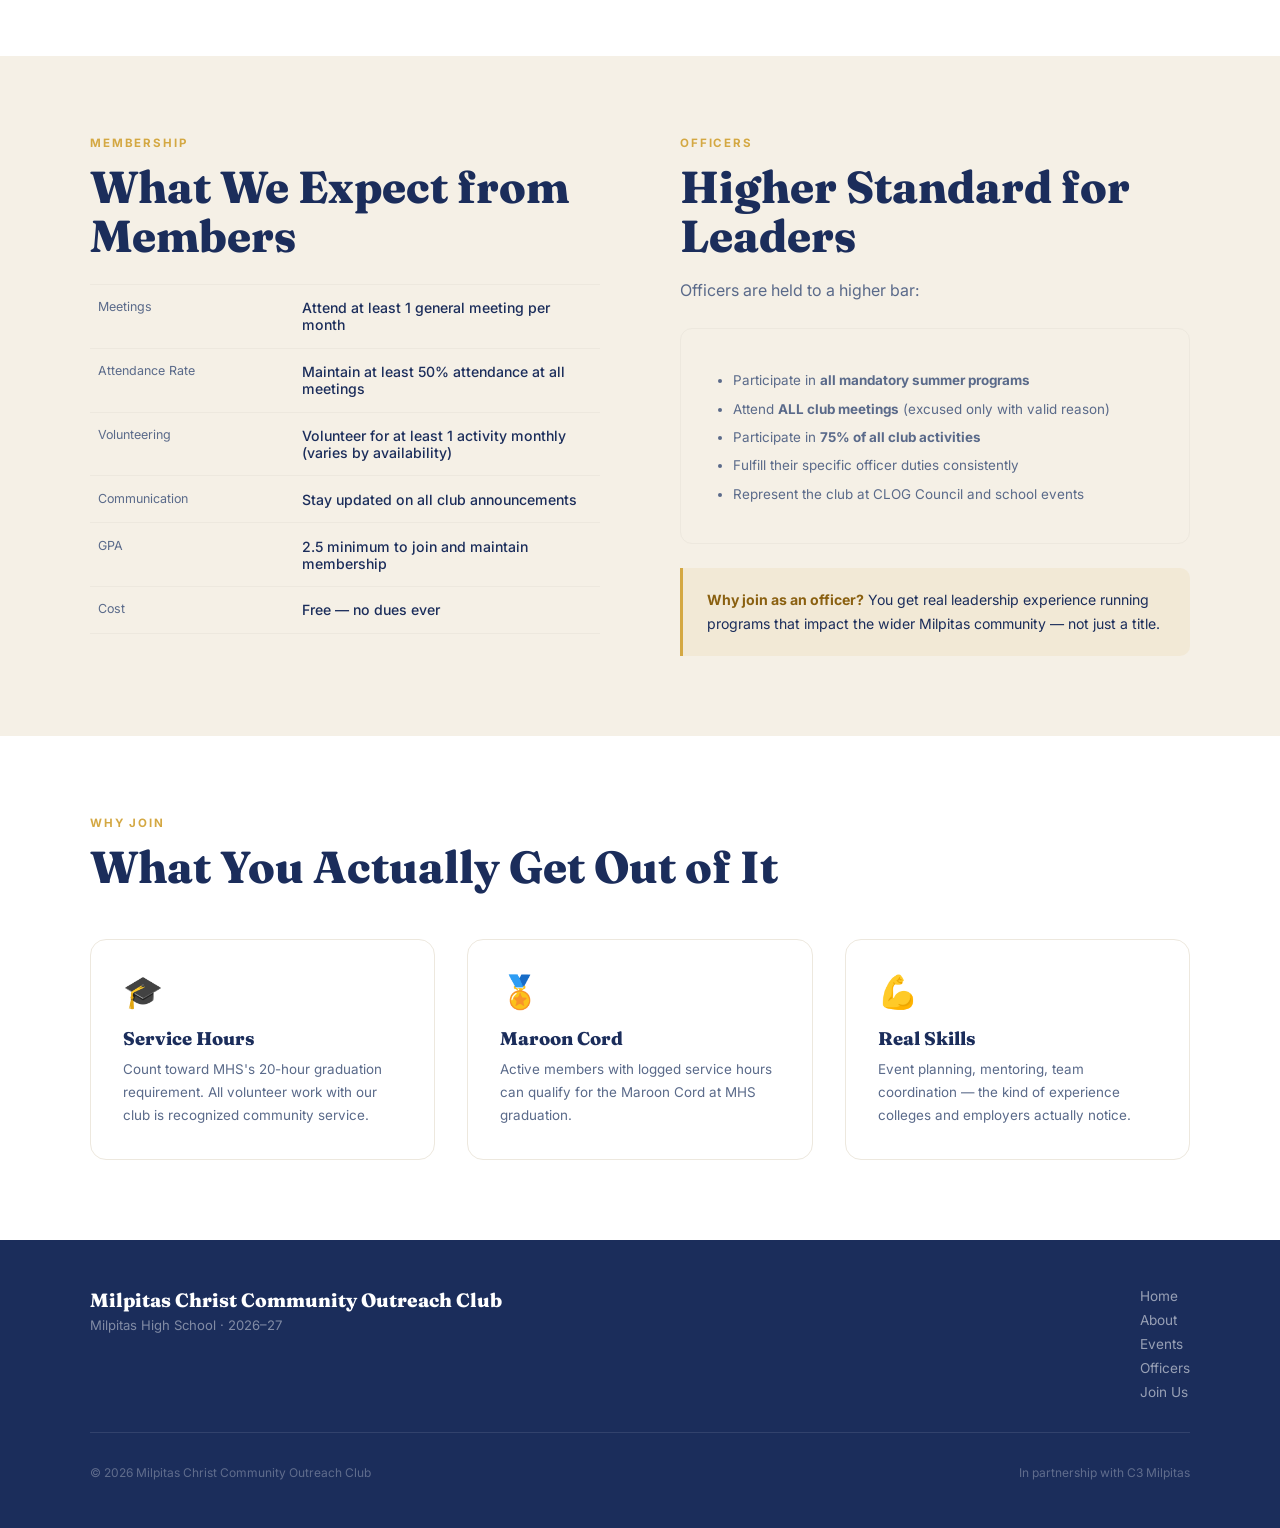
<file: about.html>
<!DOCTYPE html>
<html lang="en">
<head>
<meta charset="UTF-8"/><meta name="viewport" content="width=device-width,initial-scale=1.0"/>
<title>About — Milpitas CCO</title>
<link rel="preconnect" href="https://fonts.googleapis.com"/>
<link rel="preconnect" href="https://fonts.gstatic.com" crossorigin/>
<link href="https://fonts.googleapis.com/css2?family=Fraunces:ital,opsz,wght@0,9..144,400;0,9..144,700;0,9..144,800;0,9..144,900;1,9..144,700&family=Inter:wght@400;500;600;700&display=swap" rel="stylesheet"/>
<link rel="stylesheet" href="nav.css"/>
<style>
.two-col { display: grid; grid-template-columns: 1fr 1fr; gap: 5rem; align-items: start; }
.three-col { display: grid; grid-template-columns: repeat(3,1fr); gap: 2rem; }

/* pillars */
.pillar-card {
  background: var(--white); border-radius: 16px; padding: 2rem;
  border: 1px solid var(--cream2);
  transition: box-shadow 0.25s, transform 0.25s;
}
.pillar-card:hover { box-shadow: 0 16px 40px rgba(27,45,91,0.1); transform: translateY(-4px); }
.pillar-icon { font-size: 2rem; margin-bottom: 1rem; }
.pillar-title { font-family:'Fraunces',serif; font-size:1.15rem; font-weight:800; color:var(--navy); margin-bottom:0.5rem; }
.pillar-desc { font-size:0.84rem; color:var(--muted); line-height:1.7; }

/* membership table */
.mem-table { width: 100%; border-collapse: collapse; margin-top: 1.5rem; }
.mem-table tr { border-bottom: 1px solid var(--cream2); }
.mem-table tr:first-child { border-top: 1px solid var(--cream2); }
.mem-table td { padding: 0.9rem 0.5rem; font-size: 0.88rem; vertical-align: top; }
.mem-table td:first-child { color: var(--muted); font-size: 0.78rem; width: 40%; }
.mem-table td:last-child { color: var(--navy); font-weight: 500; }

/* note */
.callout {
  background: rgba(212,168,67,0.1); border-left: 3px solid var(--gold);
  border-radius: 0 10px 10px 0; padding: 1.25rem 1.5rem;
  font-size: 0.88rem; color: var(--text); line-height: 1.7; margin-top: 2rem;
}
.callout strong { color: #8a6010; }

/* constitution snippet */
.article-block {
  background: var(--cream); border-radius: 12px; padding: 2rem;
  border: 1px solid var(--cream2); margin-top: 1.5rem;
}
.article-block h4 { font-family:'Fraunces',serif; font-size:1rem; font-weight:800; color:var(--navy); margin-bottom:0.75rem; }
.article-block p, .article-block li { font-size:0.84rem; color:var(--muted); line-height:1.7; }
.article-block ul { padding-left: 1.25rem; margin-top: 0.5rem; }
.article-block li { margin-bottom: 0.35rem; }

@media(max-width:900px){ .two-col, .three-col { grid-template-columns:1fr; gap:2rem; } }
</style>
</head>
<body>

<div class="scroll-progress" id="sp"></div>
<nav class="site-nav">
  <div class="nav-inner">
    <a href="index.html" class="nav-logo">
      <img src="logo.png" class="nav-logo-icon" alt="CCO Logo" style="width:44px;height:44px;border-radius:50%;object-fit:cover;background:#1b2d5b;">
      <div class="nav-logo-text">Milpitas CCO <span>Christ Community Outreach</span></div>
    </a>
    <ul class="nav-links">
      <li><a href="index.html">Home</a></li>
      <li><a href="about.html" class="active">About</a></li>
      <li><a href="events.html">Events</a></li>
      <li><a href="officers.html">Officers</a></li>
      <li><a href="forms.html">Forms</a></li>
      <li><a href="join.html" class="nav-cta">Join Us</a></li>
    </ul>
    <button class="nav-hamburger" onclick="document.getElementById('mobileMenu').classList.toggle('open')">
      <span></span><span></span><span></span>
    </button>
  </div>
</nav>
<div class="mobile-menu" id="mobileMenu">
  <a href="index.html">Home</a><a href="about.html">About</a>
  <a href="events.html">Events</a><a href="officers.html">Officers</a>
  <a href="forms.html">Forms</a><a href="join.html">Join Us</a>
</div>

<div class="page-body">

  <div class="page-hero">
    <h1>About the Club</h1>
    <p>Who we are, what we stand for, and how we serve Milpitas.</p>
  </div>

  <!-- PURPOSE -->
  <div class="section-cream">
    <div class="container">
      <div class="two-col">
        <div class="reveal">
          <div class="section-label">Our Purpose</div>
          <h2 class="section-title">Serving the community. Building leaders.</h2>
          <p class="section-desc">The primary purpose of our club is to serve the community while providing students with valuable opportunities for community service. We focus on volunteering and leadership development, primarily through programs at Christ Community Church of Milpitas (C3 Milpitas).</p>
          <p class="section-desc" style="margin-top:1rem;">Activities include participation in sports camps, day camps, youth mentoring, and counseling support for younger students — designed to build leadership skills, foster teamwork, and promote community involvement.</p>
          <div class="callout"><strong>Open to all students.</strong> This is NOT a strictly Christian club. Membership is open to all MHS students regardless of religion, ethnicity, gender, or sexual orientation.</div>
        </div>
        <div class="reveal reveal-delay-2">
          <div class="section-label">Quick Facts</div>
          <h2 class="section-title">Club at a Glance</h2>
          <table class="mem-table">
            <tr><td>Official Name</td><td>Milpitas Christ Community Outreach Club</td></tr>
            <tr><td>School</td><td>Milpitas High School</td></tr>
            <tr><td>Year</td><td>2026–27</td></tr>
            <tr><td>Meetings</td><td>Every other Thursday, lunch period</td></tr>
            <tr><td>GPA Requirement</td><td>2.5 or above</td></tr>
            <tr><td>Membership Fee</td><td>Free</td></tr>
            <tr><td>Primary Partner</td><td>C3 Milpitas (Christ Community Church)</td></tr>
            <tr><td>Faculty Advisor</td><td>Kent Mitchell</td></tr>
            <tr><td>Communication</td><td>Google Chat, Google Classroom, Instagram</td></tr>
          </table>
        </div>
      </div>
    </div>
  </div>

  <!-- PILLARS -->
  <div class="section-white">
    <div class="container">
      <div class="reveal" style="margin-bottom:3rem">
        <div class="section-label">What We Believe In</div>
        <h2 class="section-title">Our Three Pillars</h2>
      </div>
      <div class="three-col">
        <div class="pillar-card reveal reveal-delay-1">
          <div class="pillar-icon">🤝</div>
          <div class="pillar-title">Genuine Service</div>
          <div class="pillar-desc">Real volunteer work with real impact — helping youth, families, and neighbors in Milpitas through meaningful, hands-on programs.</div>
        </div>
        <div class="pillar-card reveal reveal-delay-2">
          <div class="pillar-icon">🌱</div>
          <div class="pillar-title">Leadership Development</div>
          <div class="pillar-desc">Build communication, teamwork, and organizational skills by leading events, mentoring younger students, and taking on real responsibilities.</div>
        </div>
        <div class="pillar-card reveal reveal-delay-3">
          <div class="pillar-icon">🏫</div>
          <div class="pillar-title">Student-Led Community</div>
          <div class="pillar-desc">Every officer is a fellow MHS student. We believe in giving students ownership — from planning meetings to running events.</div>
        </div>
      </div>
    </div>
  </div>

  <!-- MEMBERSHIP -->
  <div class="section-cream">
    <div class="container">
      <div class="two-col">
        <div class="reveal">
          <div class="section-label">Membership</div>
          <h2 class="section-title">What We Expect from Members</h2>
          <table class="mem-table">
            <tr><td>Meetings</td><td>Attend at least 1 general meeting per month</td></tr>
            <tr><td>Attendance Rate</td><td>Maintain at least 50% attendance at all meetings</td></tr>
            <tr><td>Volunteering</td><td>Volunteer for at least 1 activity monthly (varies by availability)</td></tr>
            <tr><td>Communication</td><td>Stay updated on all club announcements</td></tr>
            <tr><td>GPA</td><td>2.5 minimum to join and maintain membership</td></tr>
            <tr><td>Cost</td><td>Free — no dues ever</td></tr>
          </table>
        </div>
        <div class="reveal reveal-delay-2">
          <div class="section-label">Officers</div>
          <h2 class="section-title">Higher Standard for Leaders</h2>
          <p class="section-desc">Officers are held to a higher bar:</p>
          <div class="article-block">
            <ul>
              <li>Participate in <strong>all mandatory summer programs</strong></li>
              <li>Attend <strong>ALL club meetings</strong> (excused only with valid reason)</li>
              <li>Participate in <strong>75% of all club activities</strong></li>
              <li>Fulfill their specific officer duties consistently</li>
              <li>Represent the club at CLOG Council and school events</li>
            </ul>
          </div>
          <div class="callout" style="margin-top:1.5rem"><strong>Why join as an officer?</strong> You get real leadership experience running programs that impact the wider Milpitas community — not just a title.</div>
        </div>
      </div>
    </div>
  </div>

  <!-- BENEFITS -->
  <div class="section-white">
    <div class="container">
      <div class="reveal" style="margin-bottom:3rem">
        <div class="section-label">Why Join</div>
        <h2 class="section-title">What You Actually Get Out of It</h2>
      </div>
      <div class="three-col">
        <div class="pillar-card reveal reveal-delay-1">
          <div class="pillar-icon">🎓</div>
          <div class="pillar-title">Service Hours</div>
          <div class="pillar-desc">Count toward MHS's 20-hour graduation requirement. All volunteer work with our club is recognized community service.</div>
        </div>
        <div class="pillar-card reveal reveal-delay-2">
          <div class="pillar-icon">🏅</div>
          <div class="pillar-title">Maroon Cord</div>
          <div class="pillar-desc">Active members with logged service hours can qualify for the Maroon Cord at MHS graduation.</div>
        </div>
        <div class="pillar-card reveal reveal-delay-3">
          <div class="pillar-icon">💪</div>
          <div class="pillar-title">Real Skills</div>
          <div class="pillar-desc">Event planning, mentoring, team coordination — the kind of experience colleges and employers actually notice.</div>
        </div>
      </div>
    </div>
  </div>

  <footer class="site-footer">
    <div class="footer-inner">
      <div class="footer-brand">
        <div class="footer-name">Milpitas Christ Community Outreach Club</div>
        <p>Milpitas High School · 2026–27</p>
      </div>
      <div class="footer-links">
        <a href="index.html">Home</a><a href="about.html">About</a>
        <a href="events.html">Events</a><a href="officers.html">Officers</a><a href="join.html">Join Us</a>
      </div>
    </div>
    <div class="footer-bottom">
      <span>© 2026 Milpitas Christ Community Outreach Club</span>
      <span>In partnership with C3 Milpitas</span>
    </div>
  </footer>
</div>

<script>
const io = new IntersectionObserver(e => e.forEach(x => { if(x.isIntersecting){x.target.classList.add('up');io.unobserve(x.target);}}),{threshold:0.1});
document.querySelectorAll('.reveal').forEach(el=>io.observe(el));
</script>
</body>
</html>
</file>
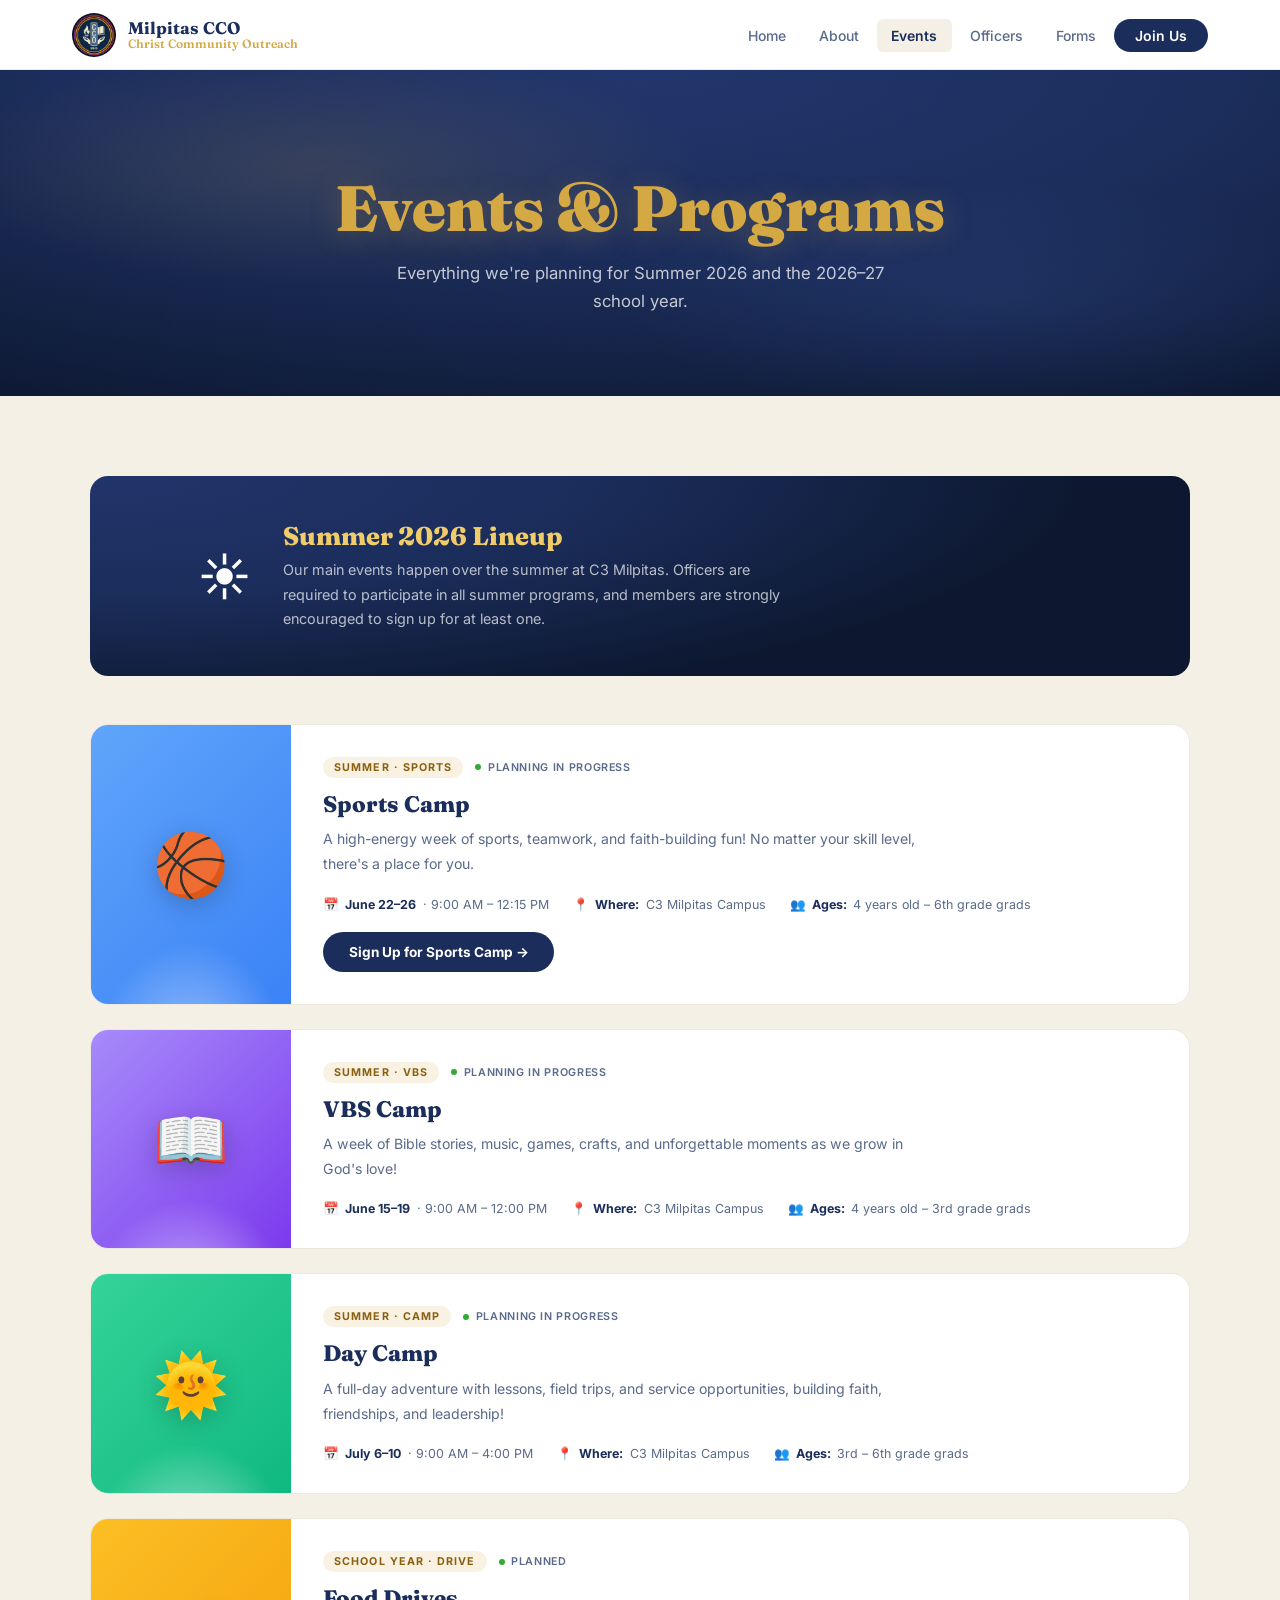
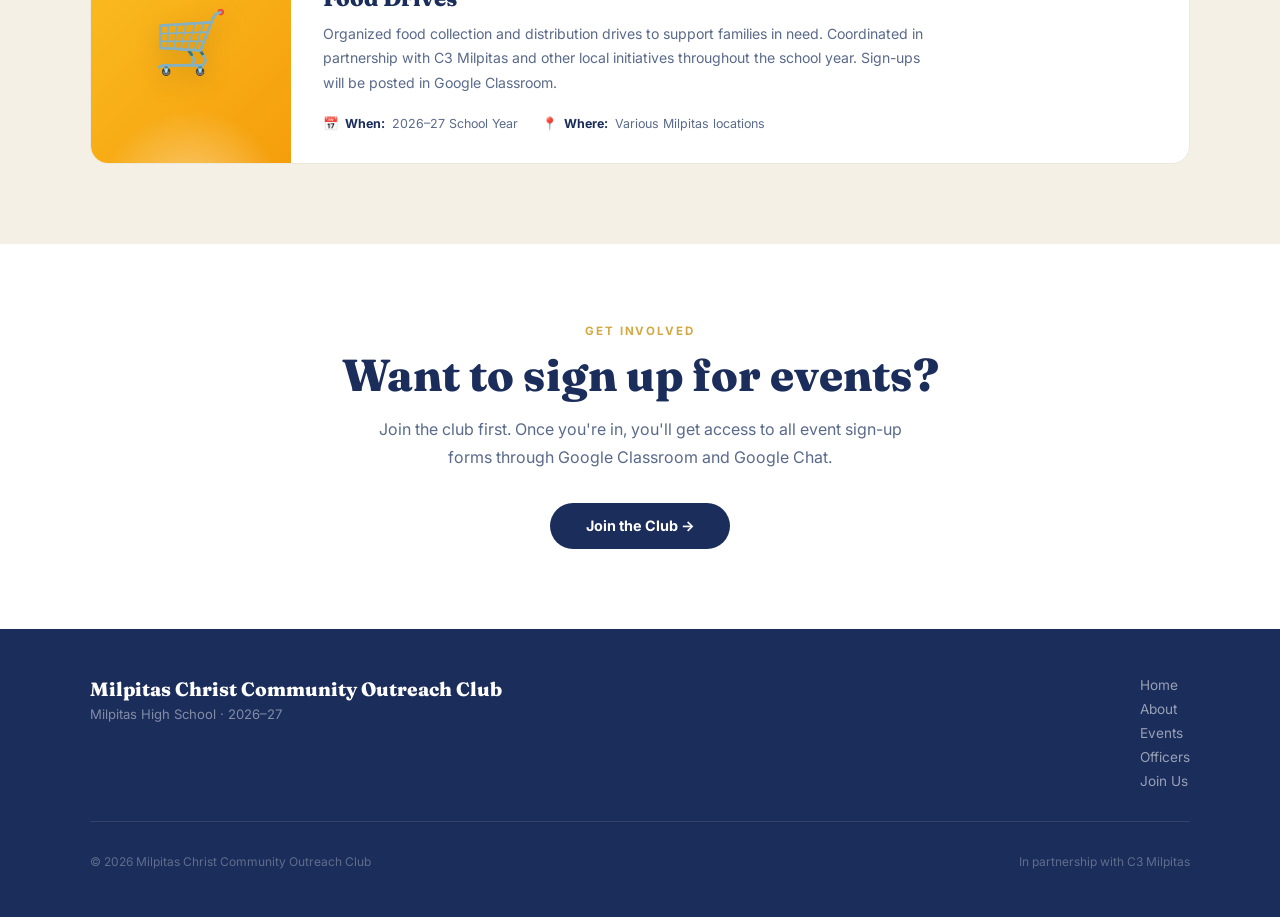
<file: events.html>
<!DOCTYPE html>
<html lang="en">
<head>
<meta charset="UTF-8"/><meta name="viewport" content="width=device-width,initial-scale=1.0"/>
<title>Events — Milpitas CCO</title>
<link rel="preconnect" href="https://fonts.googleapis.com"/>
<link rel="preconnect" href="https://fonts.gstatic.com" crossorigin/>
<link href="https://fonts.googleapis.com/css2?family=Fraunces:ital,opsz,wght@0,9..144,400;0,9..144,700;0,9..144,800;0,9..144,900;1,9..144,700&family=Inter:wght@400;500;600;700&display=swap" rel="stylesheet"/>
<link rel="stylesheet" href="nav.css"/>
<style>
/* filter tabs */
.filter-row {
  display: flex; gap: 0.5rem; flex-wrap: wrap; margin-bottom: 3rem;
}
.filter-btn {
  background: var(--white); border: 1px solid var(--cream2);
  color: var(--muted); font-size: 0.82rem; font-weight: 500;
  padding: 0.5rem 1.1rem; border-radius: 999px;
  cursor: pointer; transition: all 0.2s; font-family: 'Inter',sans-serif;
}
.filter-btn.active, .filter-btn:hover {
  background: var(--navy); color: #fff; border-color: var(--navy);
}

/* event cards big */
.events-list { display: flex; flex-direction: column; gap: 1.5rem; }
.event-big {
  background: var(--white); border: 1px solid var(--cream2); border-radius: 18px;
  display: grid; grid-template-columns: 200px 1fr; overflow: hidden;
  transition: box-shadow 0.3s cubic-bezier(.16,1,.3,1), transform 0.3s, border-color 0.3s;
  position: relative;
}
.event-big:hover {
  box-shadow: 0 26px 56px rgba(27,45,91,0.16);
  transform: translateY(-5px);
  border-color: rgba(212,168,67,0.4);
}
.event-big-icon {
  display: flex; align-items: center; justify-content: center;
  font-size: 3.8rem; min-height: 170px;
  position: relative; overflow: hidden;
}
/* depth glow */
.event-big-icon::before {
  content: ''; position: absolute; inset: 0;
  background: radial-gradient(ellipse 80% 70% at 50% 120%, rgba(255,255,255,0.5), transparent 60%);
}
/* shine sweep */
.event-big-icon::after {
  content: ''; position: absolute; top: 0; left: 0;
  width: 55%; height: 100%;
  transform: translateX(-220%) skewX(-20deg);
  background: linear-gradient(90deg, transparent, rgba(255,255,255,0.55), transparent);
  transition: transform 0.7s;
}
.event-big:hover .event-big-icon::after { transform: translateX(360%) skewX(-20deg); }
.event-big-icon .ei {
  position: relative; z-index: 1;
  filter: drop-shadow(0 6px 12px rgba(0,0,0,0.2));
  animation: iconFloat 4s ease-in-out infinite;
}
@keyframes iconFloat { 0%,100%{transform:translateY(0) rotate(-2deg)} 50%{transform:translateY(-8px) rotate(2deg)} }
.event-big-body { padding: 2rem; }
.event-meta-row { display: flex; align-items: center; gap: 0.75rem; margin-bottom: 0.75rem; flex-wrap: wrap; }
.event-tag {
  display: inline-block;
  background: rgba(212,168,67,0.15); color: #8a6010;
  font-size: 0.67rem; font-weight: 700; letter-spacing: 0.1em; text-transform: uppercase;
  padding: 0.25rem 0.7rem; border-radius: 999px;
}
.event-status {
  display: inline-flex; align-items: center; gap: 0.4rem;
  font-size: 0.67rem; font-weight: 600; color: var(--muted);
  letter-spacing: 0.06em; text-transform: uppercase;
}
.status-dot { width: 6px; height: 6px; border-radius: 50%; background: #3a3; animation: pulse 2s infinite; }
@keyframes pulse { 0%,100%{opacity:1}50%{opacity:.35} }
.event-big-title { font-family:'Fraunces',serif; font-size:1.4rem; font-weight:800; color:var(--navy); margin-bottom:0.6rem; }
.event-big-desc { font-size:0.88rem; color:var(--muted); line-height:1.75; max-width:600px; }
.event-big-footer { margin-top:1.25rem; display:flex; align-items:center; gap:1.5rem; flex-wrap:wrap; }
.event-detail { font-size:0.78rem; color:var(--muted); display:flex; align-items:center; gap:0.4rem; }
.event-detail strong { color:var(--navy); }
.event-signup-btn {
  display: inline-block; margin-top: 1.25rem;
  background: var(--navy); color: #fff;
  font-size: 0.85rem; font-weight: 700;
  padding: 0.75rem 1.6rem; border-radius: 999px;
  text-decoration: none; transition: background 0.2s, transform 0.2s, box-shadow 0.2s;
}
.event-signup-btn:hover {
  background: var(--navy-d); transform: translateY(-2px);
  box-shadow: 0 10px 24px rgba(27,45,91,0.25);
}

/* summer banner */
.summer-banner {
  background: radial-gradient(ellipse 90% 120% at 0% 0%, #21356b 0%, var(--navy) 50%, #0d1830 100%);
  border-radius: 18px; padding: 2.75rem; color: #fff; margin-bottom: 3rem;
  display: flex; align-items: center; gap: 2rem; flex-wrap: wrap;
  position: relative; overflow: hidden;
}
.summer-banner > * { position: relative; z-index: 2; }
.summer-banner-icon { font-size: 3.2rem; flex-shrink: 0; animation: iconFloat 4s ease-in-out infinite; }
.summer-banner h2 { font-family:'Fraunces',serif; font-size:1.6rem; font-weight:800; color:var(--gold-lt); margin-bottom:0.4rem; }
.summer-banner p { font-size:0.9rem; color:rgba(255,255,255,0.7); line-height:1.7; max-width:520px; }

@media(max-width:700px){
  .event-big { grid-template-columns: 1fr; }
  .event-big-icon { min-height: 100px; }
}
</style>
</head>
<body>

<div class="scroll-progress" id="sp"></div>
<nav class="site-nav">
  <div class="nav-inner">
    <a href="index.html" class="nav-logo">
      <img src="logo.png" class="nav-logo-icon" alt="CCO Logo" style="width:44px;height:44px;border-radius:50%;object-fit:cover;background:#1b2d5b;">
      <div class="nav-logo-text">Milpitas CCO <span>Christ Community Outreach</span></div>
    </a>
    <ul class="nav-links">
      <li><a href="index.html">Home</a></li>
      <li><a href="about.html">About</a></li>
      <li><a href="events.html" class="active">Events</a></li>
      <li><a href="officers.html">Officers</a></li>
      <li><a href="forms.html">Forms</a></li>
      <li><a href="join.html" class="nav-cta">Join Us</a></li>
    </ul>
    <button class="nav-hamburger" onclick="document.getElementById('mobileMenu').classList.toggle('open')">
      <span></span><span></span><span></span>
    </button>
  </div>
</nav>
<div class="mobile-menu" id="mobileMenu">
  <a href="index.html">Home</a><a href="about.html">About</a>
  <a href="events.html">Events</a><a href="officers.html">Officers</a>
  <a href="forms.html">Forms</a><a href="join.html">Join Us</a>
</div>

<div class="page-body">

  <div class="page-hero">
    <h1>Events &amp; Programs</h1>
    <p>Everything we're planning for Summer 2026 and the 2026–27 school year.</p>
  </div>

  <div class="section-cream">
    <div class="container">

      <div class="summer-banner reveal">
        <div class="aurora-bg" style="opacity:0.4">
          <div class="aurora-blob b1"></div>
          <div class="aurora-blob b2"></div>
        </div>
        <div class="grain"></div>
        <div class="summer-banner-icon">☀️</div>
        <div>
          <h2>Summer 2026 Lineup</h2>
          <p>Our main events happen over the summer at C3 Milpitas. Officers are required to participate in all summer programs, and members are strongly encouraged to sign up for at least one.</p>
        </div>
      </div>

      <div class="events-list">

        <div class="event-big spotlight reveal">
          <div class="event-big-icon" style="background:linear-gradient(135deg,#60a5fa,#3b82f6)"><span class="ei">🏀</span></div>
          <div class="event-big-body">
            <div class="event-meta-row">
              <span class="event-tag">Summer · Sports</span>
              <span class="event-status"><span class="status-dot"></span>Planning in Progress</span>
            </div>
            <div class="event-big-title">Sports Camp</div>
            <div class="event-big-desc">A high-energy week of sports, teamwork, and faith-building fun! No matter your skill level, there's a place for you.</div>
            <div class="event-big-footer">
              <div class="event-detail">📅 <strong>June 22–26</strong> · 9:00 AM – 12:15 PM</div>
              <div class="event-detail">📍 <strong>Where:</strong> C3 Milpitas Campus</div>
              <div class="event-detail">👥 <strong>Ages:</strong> 4 years old – 6th grade grads</div>
            </div>
            <a href="https://forms.fellowshipone.com/?formId=614f1ed2-a2c0-4ebf-ae6f-eb92413c6e28" target="_blank" rel="noopener" class="event-signup-btn">Sign Up for Sports Camp →</a>
          </div>
        </div>

        <div class="event-big spotlight reveal">
          <div class="event-big-icon" style="background:linear-gradient(135deg,#a78bfa,#7c3aed)"><span class="ei">📖</span></div>
          <div class="event-big-body">
            <div class="event-meta-row">
              <span class="event-tag">Summer · VBS</span>
              <span class="event-status"><span class="status-dot"></span>Planning in Progress</span>
            </div>
            <div class="event-big-title">VBS Camp</div>
            <div class="event-big-desc">A week of Bible stories, music, games, crafts, and unforgettable moments as we grow in God's love!</div>
            <div class="event-big-footer">
              <div class="event-detail">📅 <strong>June 15–19</strong> · 9:00 AM – 12:00 PM</div>
              <div class="event-detail">📍 <strong>Where:</strong> C3 Milpitas Campus</div>
              <div class="event-detail">👥 <strong>Ages:</strong> 4 years old – 3rd grade grads</div>
            </div>
          </div>
        </div>

        <div class="event-big spotlight reveal">
          <div class="event-big-icon" style="background:linear-gradient(135deg,#34d399,#10b981)"><span class="ei">🌞</span></div>
          <div class="event-big-body">
            <div class="event-meta-row">
              <span class="event-tag">Summer · Camp</span>
              <span class="event-status"><span class="status-dot"></span>Planning in Progress</span>
            </div>
            <div class="event-big-title">Day Camp</div>
            <div class="event-big-desc">A full-day adventure with lessons, field trips, and service opportunities, building faith, friendships, and leadership!</div>
            <div class="event-big-footer">
              <div class="event-detail">📅 <strong>July 6–10</strong> · 9:00 AM – 4:00 PM</div>
              <div class="event-detail">📍 <strong>Where:</strong> C3 Milpitas Campus</div>
              <div class="event-detail">👥 <strong>Ages:</strong> 3rd – 6th grade grads</div>
            </div>
          </div>
        </div>

        <div class="event-big spotlight reveal">
          <div class="event-big-icon" style="background:linear-gradient(135deg,#fbbf24,#f59e0b)"><span class="ei">🛒</span></div>
          <div class="event-big-body">
            <div class="event-meta-row">
              <span class="event-tag">School Year · Drive</span>
              <span class="event-status"><span class="status-dot"></span>Planned</span>
            </div>
            <div class="event-big-title">Food Drives</div>
            <div class="event-big-desc">Organized food collection and distribution drives to support families in need. Coordinated in partnership with C3 Milpitas and other local initiatives throughout the school year. Sign-ups will be posted in Google Classroom.</div>
            <div class="event-big-footer">
              <div class="event-detail">📅 <strong>When:</strong> 2026–27 School Year</div>
              <div class="event-detail">📍 <strong>Where:</strong> Various Milpitas locations</div>
            </div>
          </div>
        </div>

      </div>
    </div>
  </div>

  <!-- CTA -->
  <div class="section-white" style="text-align:center">
    <div class="container reveal">
      <div class="section-label">Get Involved</div>
      <h2 class="section-title" style="margin:0 auto 1rem">Want to sign up for events?</h2>
      <p class="section-desc" style="margin:0 auto 2rem">Join the club first. Once you're in, you'll get access to all event sign-up forms through Google Classroom and Google Chat.</p>
      <a href="join.html" class="btn-gold" style="display:inline-block;background:var(--navy);color:#fff;padding:0.9rem 2.2rem;border-radius:999px;text-decoration:none;font-weight:700;font-size:0.9rem">Join the Club →</a>
    </div>
  </div>

  <footer class="site-footer">
    <div class="footer-inner">
      <div class="footer-brand">
        <div class="footer-name">Milpitas Christ Community Outreach Club</div>
        <p>Milpitas High School · 2026–27</p>
      </div>
      <div class="footer-links">
        <a href="index.html">Home</a><a href="about.html">About</a>
        <a href="events.html">Events</a><a href="officers.html">Officers</a><a href="join.html">Join Us</a>
      </div>
    </div>
    <div class="footer-bottom">
      <span>© 2026 Milpitas Christ Community Outreach Club</span>
      <span>In partnership with C3 Milpitas</span>
    </div>
  </footer>
</div>

<script>
window.addEventListener('scroll',()=>{document.querySelector('.site-nav').classList.toggle('scrolled',window.scrollY>40);},{passive:true});
document.addEventListener('scroll',()=>{const sp=document.getElementById('sp');if(sp){const h=document.documentElement;sp.style.transform='scaleX('+(h.scrollTop/(h.scrollHeight-h.clientHeight))+')';}},{passive:true});
const io = new IntersectionObserver(e=>e.forEach(x=>{if(x.isIntersecting){x.target.classList.add('up');io.unobserve(x.target);}}),{threshold:0.08});
document.querySelectorAll('.reveal').forEach(el=>io.observe(el));
document.querySelectorAll('.spotlight').forEach(card=>{
  card.addEventListener('mousemove',e=>{const r=card.getBoundingClientRect();card.style.setProperty('--mx',((e.clientX-r.left)/r.width*100)+'%');card.style.setProperty('--my',((e.clientY-r.top)/r.height*100)+'%');});
});
</script>
</body>
</html>
</file>
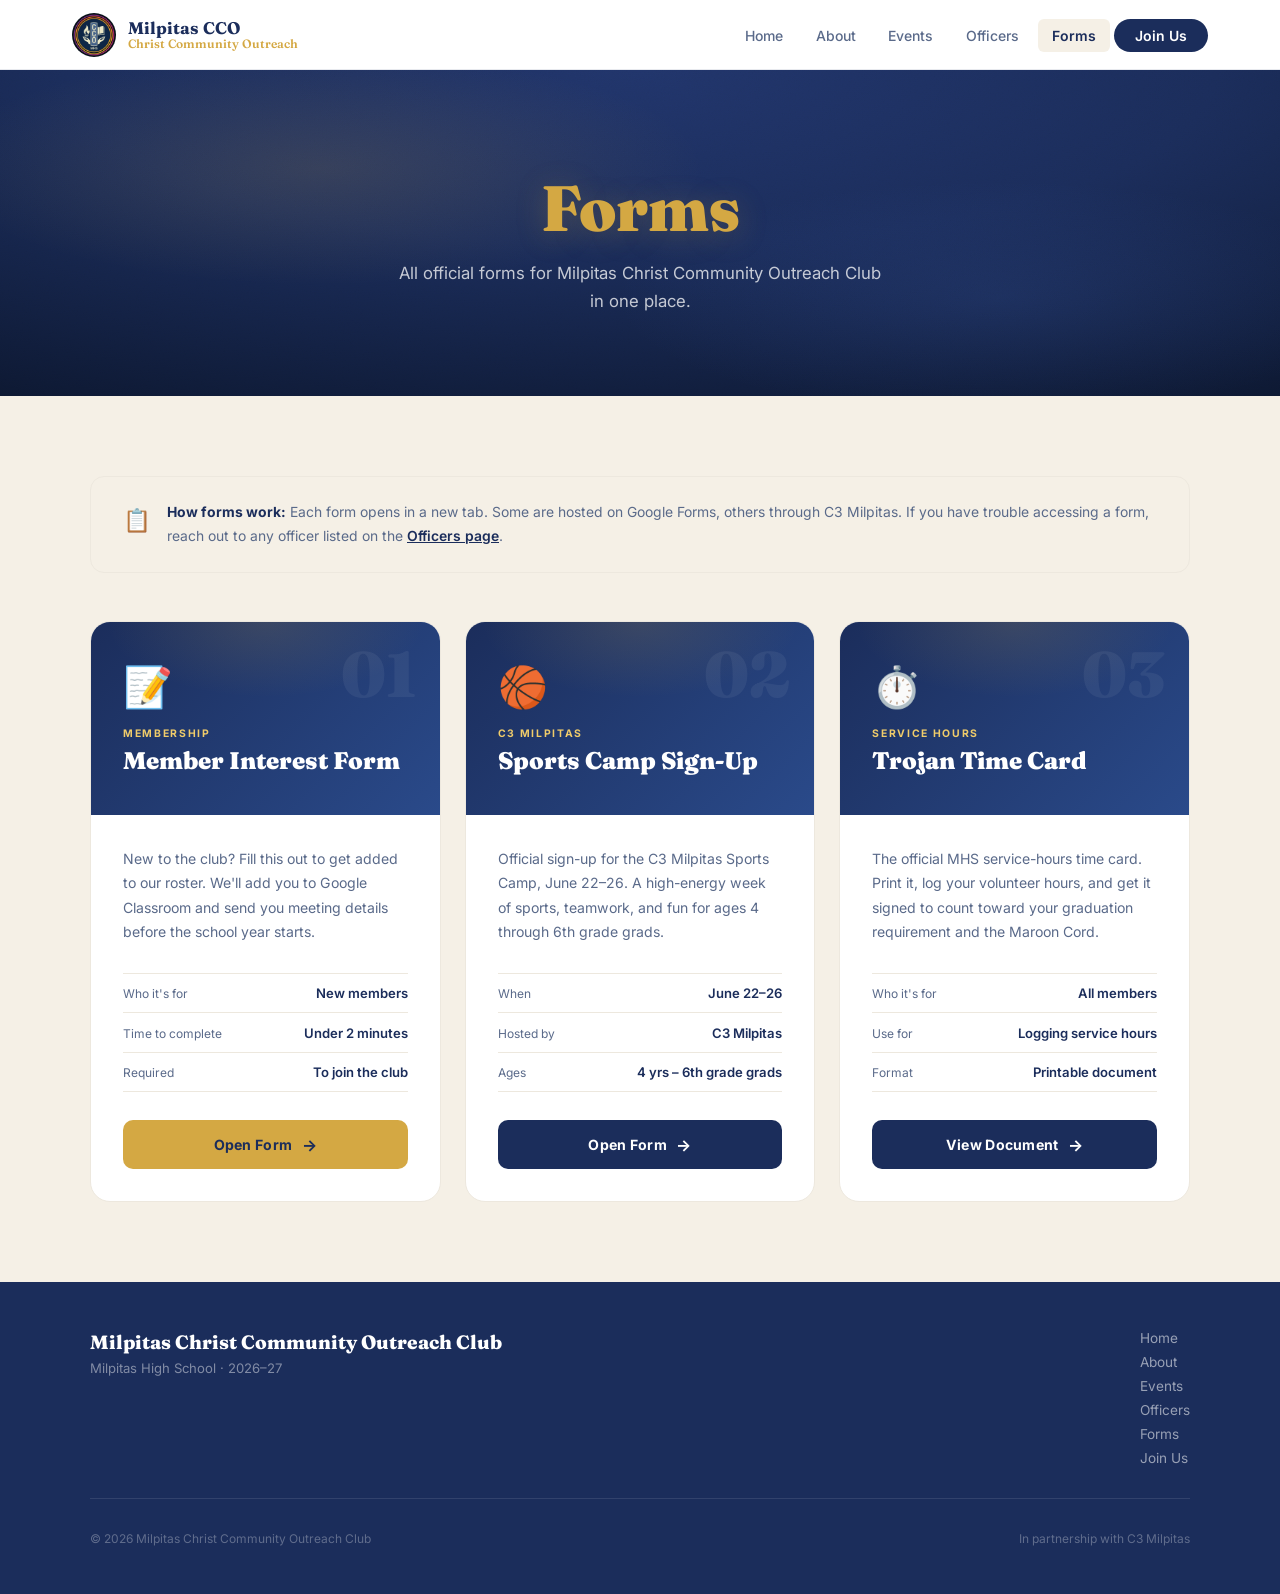
<file: forms.html>
<!DOCTYPE html>
<html lang="en">
<head>
<meta charset="UTF-8"/><meta name="viewport" content="width=device-width,initial-scale=1.0"/>
<title>Forms — Milpitas CCO</title>
<link rel="preconnect" href="https://fonts.googleapis.com"/>
<link rel="preconnect" href="https://fonts.gstatic.com" crossorigin/>
<link href="https://fonts.googleapis.com/css2?family=Fraunces:ital,opsz,wght@0,9..144,400;0,9..144,700;0,9..144,800;0,9..144,900;1,9..144,700&family=Inter:wght@400;500;600;700&display=swap" rel="stylesheet"/>
<link rel="stylesheet" href="nav.css"/>
<style>
.forms-grid {
  display: grid;
  grid-template-columns: repeat(3, 1fr);
  gap: 1.5rem;
  margin-top: 3rem;
}
@media (max-width: 920px) { .forms-grid { grid-template-columns: 1fr 1fr; } }

.form-card {
  background: var(--white);
  border: 1px solid var(--cream2);
  border-radius: 20px;
  overflow: hidden;
  transition: box-shadow 0.25s, transform 0.25s;
}
.form-card:hover {
  box-shadow: 0 20px 50px rgba(27,45,91,0.12);
  transform: translateY(-4px);
}

.form-card-top {
  background: linear-gradient(135deg, var(--navy) 0%, #2a4a8a 100%);
  padding: 2.5rem 2rem;
  position: relative;
  overflow: hidden;
}
.form-card-top::before {
  content: '';
  position: absolute; inset: 0;
  background: radial-gradient(ellipse 70% 60% at 50% 0%, rgba(212,168,67,0.15) 0%, transparent 65%);
}
.form-card-number {
  position: absolute; top: 1.25rem; right: 1.5rem;
  font-family: 'Fraunces', serif;
  font-size: 4rem; font-weight: 900;
  color: rgba(255,255,255,0.06);
  line-height: 1;
}
.form-icon {
  font-size: 2.5rem;
  margin-bottom: 1rem;
  position: relative;
}
.form-card-label {
  font-size: 0.65rem; font-weight: 700;
  letter-spacing: 0.16em; text-transform: uppercase;
  color: var(--gold-lt); margin-bottom: 0.5rem;
  position: relative;
}
.form-card-title {
  font-family: 'Fraunces', serif;
  font-size: 1.5rem; font-weight: 900;
  color: #fff; line-height: 1.1;
  position: relative;
}

.form-card-body { padding: 2rem; }
.form-card-desc {
  font-size: 0.88rem; color: var(--muted);
  line-height: 1.75; margin-bottom: 1.75rem;
}
.form-details {
  display: flex; flex-direction: column; gap: 0;
  margin-bottom: 1.75rem;
}
.form-detail-row {
  display: flex; justify-content: space-between; align-items: baseline;
  padding: 0.7rem 0; border-bottom: 1px solid var(--cream2);
  font-size: 0.82rem;
}
.form-detail-row:first-child { border-top: 1px solid var(--cream2); }
.form-detail-label { color: var(--muted); font-size: 0.75rem; }
.form-detail-val { color: var(--navy); font-weight: 600; }

.btn-form-link {
  display: flex; align-items: center; justify-content: center; gap: 0.6rem;
  background: var(--navy); color: #fff;
  font-weight: 700; font-size: 0.88rem; letter-spacing: 0.02em;
  padding: 0.9rem 1.5rem; border-radius: 10px;
  text-decoration: none; transition: background 0.2s, transform 0.2s;
  width: 100%;
}
.btn-form-link:hover { background: var(--navy-d); transform: translateY(-1px); }
.btn-form-link.gold {
  background: var(--gold); color: var(--navy);
}
.btn-form-link.gold:hover { background: var(--gold-lt); }

.btn-arrow { font-size: 1rem; }

/* info banner */
.info-banner {
  background: var(--cream);
  border: 1px solid var(--cream2);
  border-radius: 14px;
  padding: 1.5rem 2rem;
  display: flex; align-items: flex-start; gap: 1rem;
  margin-bottom: 3rem;
  font-size: 0.87rem; color: var(--muted); line-height: 1.7;
}
.info-banner-icon { font-size: 1.4rem; flex-shrink: 0; }
.info-banner strong { color: var(--navy); }

@media (max-width: 700px) {
  .forms-grid { grid-template-columns: 1fr; }
}
</style>
</head>
<body>

<div class="scroll-progress" id="sp"></div>
<nav class="site-nav">
  <div class="nav-inner">
    <a href="index.html" class="nav-logo">
      <img src="logo.png" class="nav-logo-icon" alt="CCO Logo" style="width:44px;height:44px;border-radius:50%;object-fit:cover;background:#1b2d5b;">
      <div class="nav-logo-text">Milpitas CCO <span>Christ Community Outreach</span></div>
    </a>
    <ul class="nav-links">
      <li><a href="index.html">Home</a></li>
      <li><a href="about.html">About</a></li>
      <li><a href="events.html">Events</a></li>
      <li><a href="officers.html">Officers</a></li>
      <li><a href="forms.html" class="active">Forms</a></li>
      <li><a href="join.html" class="nav-cta">Join Us</a></li>
    </ul>
    <button class="nav-hamburger" onclick="document.getElementById('mobileMenu').classList.toggle('open')">
      <span></span><span></span><span></span>
    </button>
  </div>
</nav>
<div class="mobile-menu" id="mobileMenu">
  <a href="index.html">Home</a>
  <a href="about.html">About</a>
  <a href="events.html">Events</a>
  <a href="officers.html">Officers</a>
  <a href="forms.html">Forms</a>
  <a href="join.html">Join Us</a>
</div>

<div class="page-body">

  <div class="page-hero">
    <h1>Forms</h1>
    <p>All official forms for Milpitas Christ Community Outreach Club in one place.</p>
  </div>

  <div class="section-cream">
    <div class="container">

      <div class="info-banner reveal">
        <div class="info-banner-icon">📋</div>
        <div>
          <strong>How forms work:</strong> Each form opens in a new tab. Some are hosted on Google Forms, others through C3 Milpitas. If you have trouble accessing a form, reach out to any officer listed on the <a href="officers.html" style="color:var(--navy);font-weight:600">Officers page</a>.
        </div>
      </div>

      <div class="forms-grid">

        <!-- FORM 1: Member Interest -->
        <div class="form-card reveal reveal-delay-1">
          <div class="form-card-top">
            <div class="form-card-number">01</div>
            <div class="form-icon">📝</div>
            <div class="form-card-label">Membership</div>
            <div class="form-card-title">Member Interest Form</div>
          </div>
          <div class="form-card-body">
            <p class="form-card-desc">
              New to the club? Fill this out to get added to our roster. We'll add you to Google Classroom and send you meeting details before the school year starts.
            </p>
            <div class="form-details">
              <div class="form-detail-row">
                <span class="form-detail-label">Who it's for</span>
                <span class="form-detail-val">New members</span>
              </div>
              <div class="form-detail-row">
                <span class="form-detail-label">Time to complete</span>
                <span class="form-detail-val">Under 2 minutes</span>
              </div>
              <div class="form-detail-row">
                <span class="form-detail-label">Required</span>
                <span class="form-detail-val">To join the club</span>
              </div>
            </div>
            <a href="https://forms.gle/GYV1B9uts7ayfusT8" target="_blank" rel="noopener" class="btn-form-link gold">
              Open Form <span class="btn-arrow">→</span>
            </a>
          </div>
        </div>

        <!-- FORM 2: Sports Camp -->
        <div class="form-card reveal reveal-delay-2">
          <div class="form-card-top">
            <div class="form-card-number">02</div>
            <div class="form-icon">🏀</div>
            <div class="form-card-label">C3 Milpitas</div>
            <div class="form-card-title">Sports Camp Sign-Up</div>
          </div>
          <div class="form-card-body">
            <p class="form-card-desc">
              Official sign-up for the C3 Milpitas Sports Camp, June 22–26. A high-energy week of sports, teamwork, and fun for ages 4 through 6th grade grads.
            </p>
            <div class="form-details">
              <div class="form-detail-row">
                <span class="form-detail-label">When</span>
                <span class="form-detail-val">June 22–26</span>
              </div>
              <div class="form-detail-row">
                <span class="form-detail-label">Hosted by</span>
                <span class="form-detail-val">C3 Milpitas</span>
              </div>
              <div class="form-detail-row">
                <span class="form-detail-label">Ages</span>
                <span class="form-detail-val">4 yrs – 6th grade grads</span>
              </div>
            </div>
            <a href="https://forms.fellowshipone.com/?formId=614f1ed2-a2c0-4ebf-ae6f-eb92413c6e28" target="_blank" rel="noopener" class="btn-form-link">
              Open Form <span class="btn-arrow">→</span>
            </a>
          </div>
        </div>

        <!-- FORM 3: Trojan Time Card -->
        <div class="form-card reveal reveal-delay-3">
          <div class="form-card-top">
            <div class="form-card-number">03</div>
            <div class="form-icon">⏱️</div>
            <div class="form-card-label">Service Hours</div>
            <div class="form-card-title">Trojan Time Card</div>
          </div>
          <div class="form-card-body">
            <p class="form-card-desc">
              The official MHS service-hours time card. Print it, log your volunteer hours, and get it signed to count toward your graduation requirement and the Maroon Cord.
            </p>
            <div class="form-details">
              <div class="form-detail-row">
                <span class="form-detail-label">Who it's for</span>
                <span class="form-detail-val">All members</span>
              </div>
              <div class="form-detail-row">
                <span class="form-detail-label">Use for</span>
                <span class="form-detail-val">Logging service hours</span>
              </div>
              <div class="form-detail-row">
                <span class="form-detail-label">Format</span>
                <span class="form-detail-val">Printable document</span>
              </div>
            </div>
            <a href="https://www.scribd.com/document/841275334/PAPER-Trojan-Time-Card" target="_blank" rel="noopener" class="btn-form-link">
              View Document <span class="btn-arrow">→</span>
            </a>
          </div>
        </div>

      </div>
    </div>
  </div>

  <footer class="site-footer">
    <div class="footer-inner">
      <div class="footer-brand">
        <div class="footer-name">Milpitas Christ Community Outreach Club</div>
        <p>Milpitas High School · 2026–27</p>
      </div>
      <div class="footer-links">
        <a href="index.html">Home</a>
        <a href="about.html">About</a>
        <a href="events.html">Events</a>
        <a href="officers.html">Officers</a>
        <a href="forms.html">Forms</a>
        <a href="join.html">Join Us</a>
      </div>
    </div>
    <div class="footer-bottom">
      <span>© 2026 Milpitas Christ Community Outreach Club</span>
      <span>In partnership with C3 Milpitas</span>
    </div>
  </footer>

</div>

<script>
const nav=document.querySelector('.site-nav'),sp=document.getElementById('sp');
window.addEventListener('scroll',()=>{nav.classList.toggle('scrolled',window.scrollY>40);if(sp){const h=document.documentElement;sp.style.transform='scaleX('+(h.scrollTop/(h.scrollHeight-h.clientHeight))+')';}},{passive:true});
const io = new IntersectionObserver(e => e.forEach(x => {
  if (x.isIntersecting) { x.target.classList.add('up'); io.unobserve(x.target); }
}), { threshold: 0.1 });
document.querySelectorAll('.reveal').forEach(el => io.observe(el));
</script>
</body>
</html>
</file>
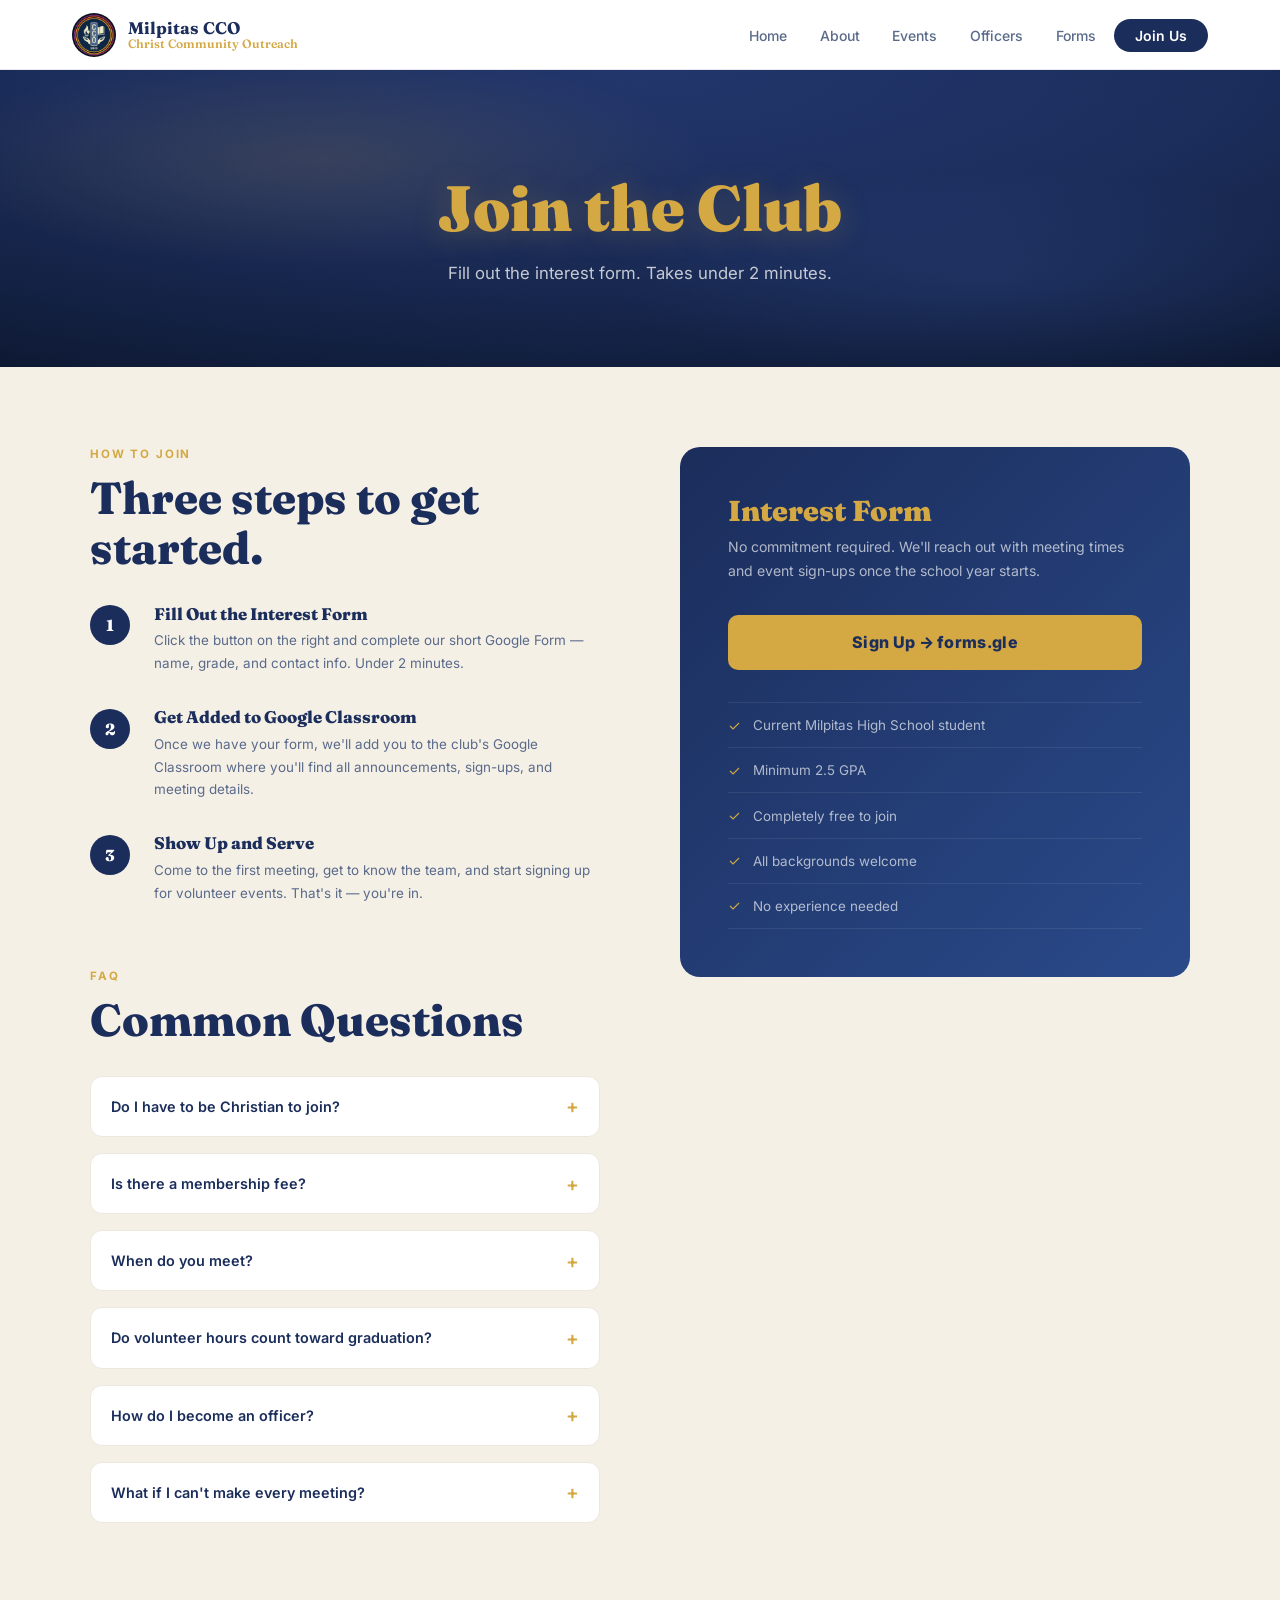
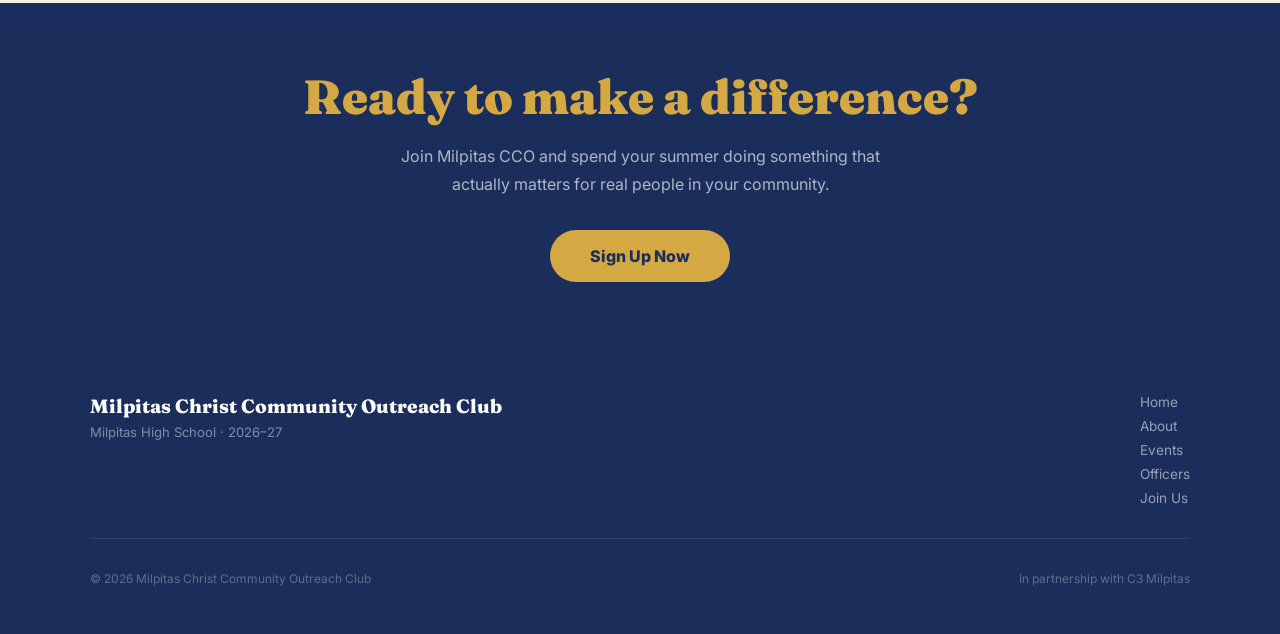
<file: join.html>
<!DOCTYPE html>
<html lang="en">
<head>
<meta charset="UTF-8"/><meta name="viewport" content="width=device-width,initial-scale=1.0"/>
<title>Join Us — Milpitas CCO</title>
<link rel="preconnect" href="https://fonts.googleapis.com"/>
<link rel="preconnect" href="https://fonts.gstatic.com" crossorigin/>
<link href="https://fonts.googleapis.com/css2?family=Fraunces:ital,opsz,wght@0,9..144,400;0,9..144,700;0,9..144,800;0,9..144,900;1,9..144,700&family=Inter:wght@400;500;600;700&display=swap" rel="stylesheet"/>
<link rel="stylesheet" href="nav.css"/>
<style>
.join-layout {
  display: grid; grid-template-columns: 1fr 1fr; gap: 5rem; align-items: start;
}

/* big CTA card */
.join-cta-card {
  background: linear-gradient(135deg, var(--navy) 0%, #2a4a8a 100%);
  border-radius: 20px; padding: 3rem;
  position: sticky; top: 90px;
}
.join-cta-card h3 {
  font-family: 'Fraunces', serif; font-size: 1.8rem;
  font-weight: 900; color: var(--gold);
  margin-bottom: 0.5rem; line-height: 1.1;
}
.join-cta-card p { font-size: 0.88rem; color: rgba(255,255,255,0.65); line-height: 1.7; margin-bottom: 2rem; }
.btn-join-big {
  display: block; background: var(--gold); color: var(--navy);
  font-weight: 800; font-size: 1rem; letter-spacing: 0.02em;
  padding: 1.1rem 1.5rem; border-radius: 10px;
  text-decoration: none; text-align: center;
  transition: background 0.2s, transform 0.2s;
}
.btn-join-big:hover { background: var(--gold-lt); transform: translateY(-2px); }
.join-req-list { margin-top: 2rem; display: flex; flex-direction: column; gap: 0; }
.join-req-item {
  display: flex; align-items: center; gap: 0.75rem;
  padding: 0.85rem 0; border-bottom: 1px solid rgba(255,255,255,0.08);
  font-size: 0.84rem; color: rgba(255,255,255,0.65);
}
.join-req-item:first-child { border-top: 1px solid rgba(255,255,255,0.08); }
.join-req-check { color: var(--gold); font-size: 0.9rem; flex-shrink: 0; }

/* steps */
.steps { display: flex; flex-direction: column; gap: 2rem; margin-top: 2rem; }
.step {
  display: flex; gap: 1.5rem; align-items: flex-start;
}
.step-num {
  width: 40px; height: 40px; border-radius: 50%;
  background: var(--navy); color: #fff;
  font-family: 'Fraunces', serif; font-size: 1rem; font-weight: 800;
  display: flex; align-items: center; justify-content: center;
  flex-shrink: 0; margin-top: 0.1rem;
}
.step-body h4 { font-family:'Fraunces',serif; font-size:1.05rem; font-weight:800; color:var(--navy); margin-bottom:0.35rem; }
.step-body p { font-size:0.84rem; color:var(--muted); line-height:1.7; }

/* FAQ */
.faq-list { display: flex; flex-direction: column; gap: 1rem; margin-top: 2rem; }
.faq-item {
  background: var(--white); border: 1px solid var(--cream2);
  border-radius: 12px; overflow: hidden;
}
.faq-q {
  padding: 1.1rem 1.25rem; font-size: 0.9rem; font-weight: 600;
  color: var(--navy); cursor: pointer; display: flex;
  justify-content: space-between; align-items: center; gap: 1rem;
  user-select: none;
}
.faq-q::after { content: '+'; font-size: 1.2rem; color: var(--gold); flex-shrink: 0; transition: transform 0.2s; }
.faq-item.open .faq-q::after { transform: rotate(45deg); }
.faq-a {
  padding: 0 1.25rem; max-height: 0; overflow: hidden;
  font-size: 0.84rem; color: var(--muted); line-height: 1.75;
  transition: max-height 0.35s ease, padding 0.35s ease;
}
.faq-item.open .faq-a { max-height: 300px; padding: 0 1.25rem 1.25rem; }

@media(max-width:900px){
  .join-layout { grid-template-columns:1fr; }
  .join-cta-card { position: static; }
}
</style>
</head>
<body>

<div class="scroll-progress" id="sp"></div>
<nav class="site-nav">
  <div class="nav-inner">
    <a href="index.html" class="nav-logo">
      <img src="logo.png" class="nav-logo-icon" alt="CCO Logo" style="width:44px;height:44px;border-radius:50%;object-fit:cover;background:#1b2d5b;">
      <div class="nav-logo-text">Milpitas CCO <span>Christ Community Outreach</span></div>
    </a>
    <ul class="nav-links">
      <li><a href="index.html">Home</a></li>
      <li><a href="about.html">About</a></li>
      <li><a href="events.html">Events</a></li>
      <li><a href="officers.html">Officers</a></li>
      <li><a href="forms.html">Forms</a></li>
      <li><a href="join.html" class="nav-cta active">Join Us</a></li>
    </ul>
    <button class="nav-hamburger" onclick="document.getElementById('mobileMenu').classList.toggle('open')">
      <span></span><span></span><span></span>
    </button>
  </div>
</nav>
<div class="mobile-menu" id="mobileMenu">
  <a href="index.html">Home</a><a href="about.html">About</a>
  <a href="events.html">Events</a><a href="officers.html">Officers</a>
  <a href="forms.html">Forms</a><a href="join.html">Join Us</a>
</div>

<div class="page-body">

  <div class="page-hero">
    <h1>Join the Club</h1>
    <p>Fill out the interest form. Takes under 2 minutes.</p>
  </div>

  <div class="section-cream">
    <div class="container">
      <div class="join-layout">

        <!-- LEFT: steps + FAQ -->
        <div>
          <div class="reveal">
            <div class="section-label">How to Join</div>
            <h2 class="section-title">Three steps to get started.</h2>
            <div class="steps">
              <div class="step">
                <div class="step-num">1</div>
                <div class="step-body">
                  <h4>Fill Out the Interest Form</h4>
                  <p>Click the button on the right and complete our short Google Form — name, grade, and contact info. Under 2 minutes.</p>
                </div>
              </div>
              <div class="step">
                <div class="step-num">2</div>
                <div class="step-body">
                  <h4>Get Added to Google Classroom</h4>
                  <p>Once we have your form, we'll add you to the club's Google Classroom where you'll find all announcements, sign-ups, and meeting details.</p>
                </div>
              </div>
              <div class="step">
                <div class="step-num">3</div>
                <div class="step-body">
                  <h4>Show Up and Serve</h4>
                  <p>Come to the first meeting, get to know the team, and start signing up for volunteer events. That's it — you're in.</p>
                </div>
              </div>
            </div>
          </div>

          <div class="reveal" style="margin-top:4rem">
            <div class="section-label">FAQ</div>
            <h2 class="section-title">Common Questions</h2>
            <div class="faq-list">
              <div class="faq-item">
                <div class="faq-q" onclick="this.parentElement.classList.toggle('open')">Do I have to be Christian to join?</div>
                <div class="faq-a">No — this is not a strictly Christian club. Membership is open to all MHS students regardless of religion, ethnicity, gender, or any other background. The only requirements are a 2.5 GPA and being a current MHS student.</div>
              </div>
              <div class="faq-item">
                <div class="faq-q" onclick="this.parentElement.classList.toggle('open')">Is there a membership fee?</div>
                <div class="faq-a">No. Membership is completely free. There are no dues, no fees, and no costs associated with joining or participating in events.</div>
              </div>
              <div class="faq-item">
                <div class="faq-q" onclick="this.parentElement.classList.toggle('open')">When do you meet?</div>
                <div class="faq-a">We meet every other Thursday during the lunch period at Milpitas High School. Specific room details will be shared through Google Classroom once you join.</div>
              </div>
              <div class="faq-item">
                <div class="faq-q" onclick="this.parentElement.classList.toggle('open')">Do volunteer hours count toward graduation?</div>
                <div class="faq-a">Yes. Volunteer work with our club counts toward MHS's 20-hour community service graduation requirement. Active members can also qualify for the Maroon Cord through logged service hours.</div>
              </div>
              <div class="faq-item">
                <div class="faq-q" onclick="this.parentElement.classList.toggle('open')">How do I become an officer?</div>
                <div class="faq-a">You need to be an active member for at least one semester and have volunteered for multiple events. Officer applications open in early September. The President and VP review applications and select candidates. Some roles are semester-long, others are year-long.</div>
              </div>
              <div class="faq-item">
                <div class="faq-q" onclick="this.parentElement.classList.toggle('open')">What if I can't make every meeting?</div>
                <div class="faq-a">That's okay — members just need to maintain a 50% attendance rate and participate in at least one volunteer activity per month. If you have a conflict, just let the officers know.</div>
              </div>
            </div>
          </div>
        </div>

        <!-- RIGHT: sticky CTA card -->
        <div class="reveal reveal-delay-2">
          <div class="join-cta-card">
            <h3>Interest Form</h3>
            <p>No commitment required. We'll reach out with meeting times and event sign-ups once the school year starts.</p>
            <a href="https://forms.gle/GYV1B9uts7ayfusT8" target="_blank" rel="noopener" class="btn-join-big">
              Sign Up → forms.gle
            </a>
            <ul class="join-req-list">
              <li class="join-req-item"><span class="join-req-check">✓</span>Current Milpitas High School student</li>
              <li class="join-req-item"><span class="join-req-check">✓</span>Minimum 2.5 GPA</li>
              <li class="join-req-item"><span class="join-req-check">✓</span>Completely free to join</li>
              <li class="join-req-item"><span class="join-req-check">✓</span>All backgrounds welcome</li>
              <li class="join-req-item"><span class="join-req-check">✓</span>No experience needed</li>
            </ul>
          </div>
        </div>

      </div>
    </div>
  </div>

  <!-- BOTTOM BANNER -->
  <div class="section-white" style="background:var(--navy);padding:4rem 2rem;text-align:center">
    <div class="container reveal">
      <h2 style="font-family:'Fraunces',serif;font-size:clamp(1.8rem,4vw,3rem);font-weight:900;color:var(--gold);margin-bottom:1rem">Ready to make a difference?</h2>
      <p style="color:rgba(255,255,255,0.65);font-size:1rem;max-width:480px;margin:0 auto 2rem;line-height:1.75">Join Milpitas CCO and spend your summer doing something that actually matters for real people in your community.</p>
      <a href="https://forms.gle/GYV1B9uts7ayfusT8" target="_blank" rel="noopener" style="display:inline-block;background:var(--gold);color:var(--navy);font-weight:800;font-size:1rem;padding:1rem 2.5rem;border-radius:999px;text-decoration:none">Sign Up Now</a>
    </div>
  </div>

  <footer class="site-footer">
    <div class="footer-inner">
      <div class="footer-brand">
        <div class="footer-name">Milpitas Christ Community Outreach Club</div>
        <p>Milpitas High School · 2026–27</p>
      </div>
      <div class="footer-links">
        <a href="index.html">Home</a><a href="about.html">About</a>
        <a href="events.html">Events</a><a href="officers.html">Officers</a><a href="join.html">Join Us</a>
      </div>
    </div>
    <div class="footer-bottom">
      <span>© 2026 Milpitas Christ Community Outreach Club</span>
      <span>In partnership with C3 Milpitas</span>
    </div>
  </footer>
</div>

<script>
window.addEventListener('scroll',()=>{document.querySelector('.site-nav').classList.toggle('scrolled',window.scrollY>40);},{passive:true});
document.addEventListener('scroll',()=>{const sp=document.getElementById('sp');if(sp){const h=document.documentElement;sp.style.width=(h.scrollTop/(h.scrollHeight-h.clientHeight)*100)+'%';}},{passive:true});
const io = new IntersectionObserver(e=>e.forEach(x=>{if(x.isIntersecting){x.target.classList.add('up');io.unobserve(x.target);}}),{threshold:0.08});
document.querySelectorAll('.reveal').forEach(el=>io.observe(el));
</script>
</body>
</html>
</file>
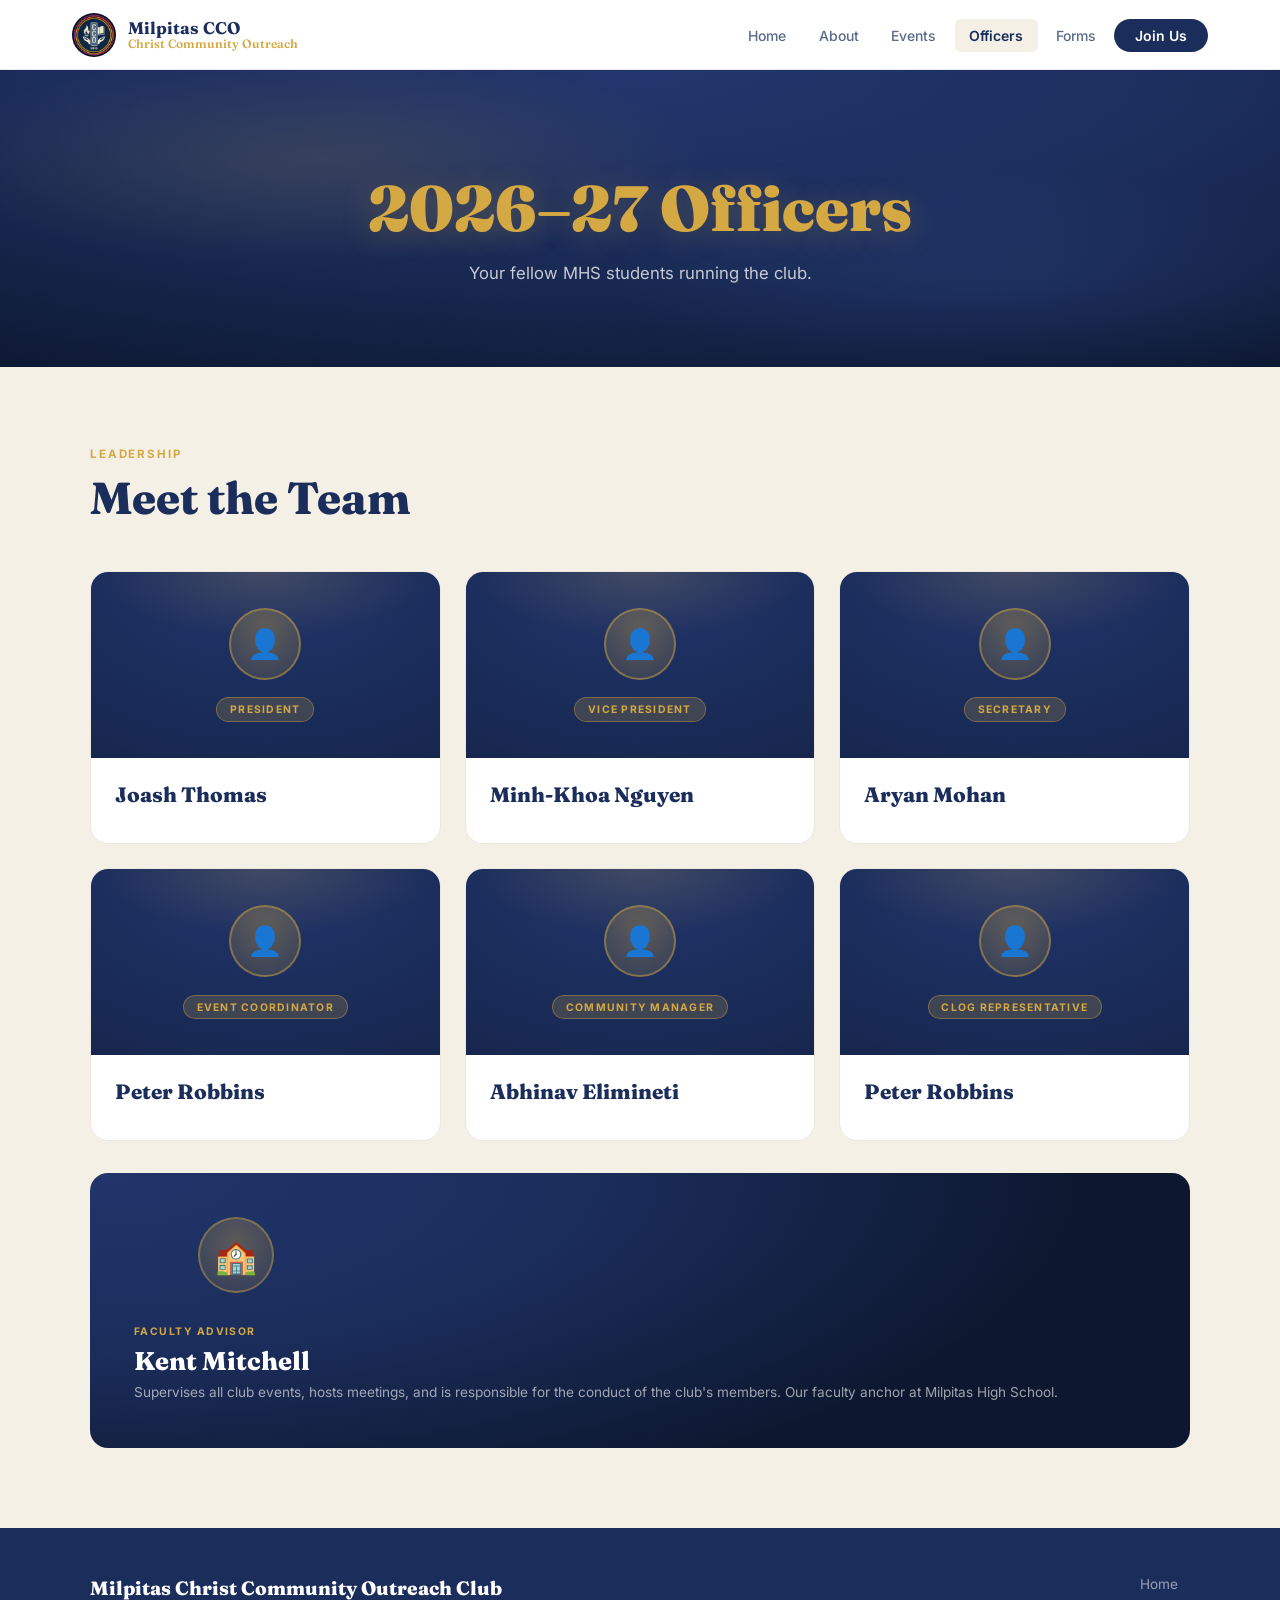
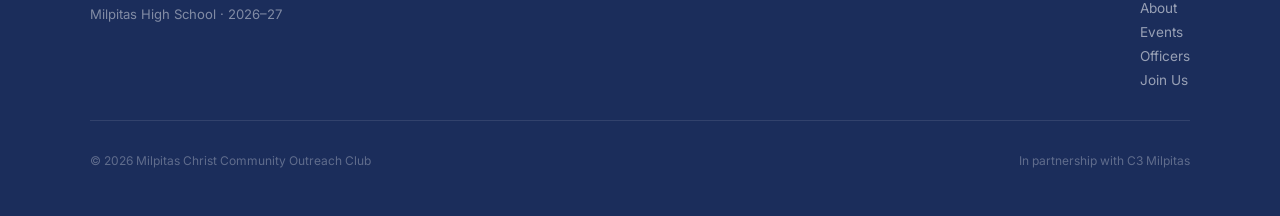
<file: officers.html>
<!DOCTYPE html>
<html lang="en">
<head>
<meta charset="UTF-8"/><meta name="viewport" content="width=device-width,initial-scale=1.0"/>
<title>Officers — Milpitas CCO</title>
<link rel="preconnect" href="https://fonts.googleapis.com"/>
<link rel="preconnect" href="https://fonts.gstatic.com" crossorigin/>
<link href="https://fonts.googleapis.com/css2?family=Fraunces:ital,opsz,wght@0,9..144,400;0,9..144,700;0,9..144,800;0,9..144,900;1,9..144,700&family=Inter:wght@400;500;600;700&display=swap" rel="stylesheet"/>
<link rel="stylesheet" href="nav.css"/>
<style>
.officers-grid {
  display: grid; grid-template-columns: repeat(3,1fr); gap: 1.5rem; margin-top: 3rem;
}
.officer-card {
  background: var(--white); border-radius: 18px;
  border: 1px solid var(--cream2); overflow: hidden;
  transition: box-shadow 0.3s cubic-bezier(.16,1,.3,1), transform 0.3s, border-color 0.3s;
  position: relative;
}
.officer-card:hover { box-shadow: 0 26px 56px rgba(27,45,91,0.18); transform: translateY(-7px); border-color: rgba(212,168,67,0.4); }
.officer-card-top {
  background: radial-gradient(ellipse 100% 120% at 50% 0%, #21356b 0%, var(--navy) 55%, #16264d 100%);
  padding: 2.25rem 2rem; text-align: center;
  position: relative; overflow: hidden;
}
.officer-card-top::before {
  content: ''; position: absolute; inset: 0;
  background: radial-gradient(ellipse 80% 60% at 50% 0%, rgba(212,168,67,0.18) 0%, transparent 60%);
  animation: officerBreathe 6s ease-in-out infinite;
}
@keyframes officerBreathe { 0%,100%{opacity:0.6} 50%{opacity:1} }
/* shine sweep on hover */
.officer-card-top::after {
  content: ''; position: absolute; top: 0; left: -130%;
  width: 50%; height: 100%; transform: skewX(-20deg);
  background: linear-gradient(90deg, transparent, rgba(255,255,255,0.18), transparent);
  transition: left 0.7s; z-index: 2;
}
.officer-card:hover .officer-card-top::after { left: 180%; }
.officer-avatar {
  width: 72px; height: 72px; border-radius: 50%;
  background: radial-gradient(circle at 50% 35%, rgba(212,168,67,0.35), rgba(212,168,67,0.12));
  border: 2px solid rgba(212,168,67,0.45);
  display: flex; align-items: center; justify-content: center;
  font-size: 1.8rem; margin: 0 auto 1.1rem; position: relative; z-index: 1;
  box-shadow: 0 0 0 0 rgba(212,168,67,0.4);
  animation: avatarPulse 3s ease-in-out infinite;
  transition: transform 0.3s;
}
.officer-card:hover .officer-avatar { transform: scale(1.08) translateY(-2px); }
@keyframes avatarPulse {
  0%,100% { box-shadow: 0 0 0 0 rgba(212,168,67,0.35); }
  50% { box-shadow: 0 0 22px 4px rgba(212,168,67,0.3); }
}
.officer-role-badge {
  display: inline-block;
  background: rgba(212,168,67,0.2); border: 1px solid rgba(212,168,67,0.4);
  color: var(--gold); font-size: 0.65rem; font-weight: 700;
  letter-spacing: 0.12em; text-transform: uppercase;
  padding: 0.3rem 0.8rem; border-radius: 999px;
  position: relative; z-index: 1;
}
.officer-card-bottom { padding: 1.5rem; }
.officer-name {
  font-family: 'Fraunces', serif; font-size: 1.3rem;
  font-weight: 800; color: var(--navy); margin-bottom: 0.75rem;
}
.officer-desc { font-size: 0.82rem; color: var(--muted); line-height: 1.7; }
.officer-duties {
  margin-top: 1rem; display: flex; flex-direction: column; gap: 0;
}
.duty-item {
  font-size: 0.78rem; color: var(--muted); padding: 0.5rem 0;
  border-bottom: 1px solid var(--cream2);
  display: flex; gap: 0.5rem; align-items: flex-start; line-height: 1.5;
}
.duty-item:first-child { border-top: 1px solid var(--cream2); }
.duty-bullet { color: var(--gold); flex-shrink: 0; font-size: 0.7rem; margin-top: 0.15rem; }

/* advisor card */
.advisor-card {
  background: radial-gradient(ellipse 90% 130% at 0% 0%, #21356b 0%, var(--navy) 50%, #0d1830 100%);
  border-radius: 18px; padding: 2.75rem;
  display: flex; align-items: center; gap: 2rem;
  margin-top: 2rem; flex-wrap: wrap;
  position: relative; overflow: hidden;
}
.advisor-card > * { position: relative; z-index: 2; }
.advisor-icon-wrap {
  width: 76px; height: 76px; border-radius: 50%;
  background: radial-gradient(circle at 50% 35%, rgba(212,168,67,0.35), rgba(212,168,67,0.1));
  border: 2px solid rgba(212,168,67,0.4);
  display: flex; align-items: center; justify-content: center;
  font-size: 2.1rem; flex-shrink: 0;
  animation: avatarPulse 3s ease-in-out infinite;
}
.advisor-info .advisor-tag {
  font-size: 0.65rem; font-weight: 700; letter-spacing: 0.14em;
  text-transform: uppercase; color: var(--gold); margin-bottom: 0.4rem;
}
.advisor-info .advisor-name {
  font-family: 'Fraunces', serif; font-size: 1.6rem;
  font-weight: 800; color: #fff; margin-bottom: 0.35rem;
}
.advisor-info p { font-size: 0.85rem; color: rgba(255,255,255,0.6); line-height: 1.6; }

/* elections section */
.elections-block {
  background: var(--cream); border-radius: 16px; padding: 2rem 2.5rem;
  border: 1px solid var(--cream2); margin-top: 3rem;
}
.elections-block h3 { font-family:'Fraunces',serif; font-size:1.3rem; font-weight:800; color:var(--navy); margin-bottom:1rem; }
.elections-block p, .elections-block li { font-size:0.86rem; color:var(--muted); line-height:1.75; }
.elections-block ul { padding-left:1.25rem; margin-top:0.5rem; }
.elections-block li { margin-bottom:0.4rem; }

@media(max-width:900px){ .officers-grid { grid-template-columns:1fr 1fr; } }
@media(max-width:580px){ .officers-grid { grid-template-columns:1fr; } }
</style>
</head>
<body>

<div class="scroll-progress" id="sp"></div>
<nav class="site-nav">
  <div class="nav-inner">
    <a href="index.html" class="nav-logo">
      <img src="logo.png" class="nav-logo-icon" alt="CCO Logo" style="width:44px;height:44px;border-radius:50%;object-fit:cover;background:#1b2d5b;">
      <div class="nav-logo-text">Milpitas CCO <span>Christ Community Outreach</span></div>
    </a>
    <ul class="nav-links">
      <li><a href="index.html">Home</a></li>
      <li><a href="about.html">About</a></li>
      <li><a href="events.html">Events</a></li>
      <li><a href="officers.html" class="active">Officers</a></li>
      <li><a href="forms.html">Forms</a></li>
      <li><a href="join.html" class="nav-cta">Join Us</a></li>
    </ul>
    <button class="nav-hamburger" onclick="document.getElementById('mobileMenu').classList.toggle('open')">
      <span></span><span></span><span></span>
    </button>
  </div>
</nav>
<div class="mobile-menu" id="mobileMenu">
  <a href="index.html">Home</a><a href="about.html">About</a>
  <a href="events.html">Events</a><a href="officers.html">Officers</a>
  <a href="forms.html">Forms</a><a href="join.html">Join Us</a>
</div>

<div class="page-body">

  <div class="page-hero">
    <h1>2026–27 Officers</h1>
    <p>Your fellow MHS students running the club.</p>
  </div>

  <div class="section-cream">
    <div class="container">

      <div class="reveal">
        <div class="section-label">Leadership</div>
        <h2 class="section-title">Meet the Team</h2>

      </div>

      <div class="officers-grid">

        <div class="officer-card reveal reveal-delay-1">
          <div class="officer-card-top">
            <div class="officer-avatar">👤</div>
            <div class="officer-role-badge">President</div>
          </div>
          <div class="officer-card-bottom">
            <div class="officer-name">Joash Thomas</div>
          </div>
        </div>

        <div class="officer-card reveal reveal-delay-2">
          <div class="officer-card-top">
            <div class="officer-avatar">👤</div>
            <div class="officer-role-badge">Vice President</div>
          </div>
          <div class="officer-card-bottom">
            <div class="officer-name">Minh-Khoa Nguyen</div>
          </div>
        </div>

        <div class="officer-card reveal reveal-delay-3">
          <div class="officer-card-top">
            <div class="officer-avatar">👤</div>
            <div class="officer-role-badge">Secretary</div>
          </div>
          <div class="officer-card-bottom">
            <div class="officer-name">Aryan Mohan</div>
          </div>
        </div>

        <div class="officer-card reveal reveal-delay-2">
          <div class="officer-card-top">
            <div class="officer-avatar">👤</div>
            <div class="officer-role-badge">Event Coordinator</div>
          </div>
          <div class="officer-card-bottom">
            <div class="officer-name">Peter Robbins</div>
          </div>
        </div>

        <div class="officer-card reveal reveal-delay-3">
          <div class="officer-card-top">
            <div class="officer-avatar">👤</div>
            <div class="officer-role-badge">Community Manager</div>
          </div>
          <div class="officer-card-bottom">
            <div class="officer-name">Abhinav Elimineti</div>
          </div>
        </div>

        <div class="officer-card reveal reveal-delay-4">
          <div class="officer-card-top">
            <div class="officer-avatar">👤</div>
            <div class="officer-role-badge">CLOG Representative</div>
          </div>
          <div class="officer-card-bottom">
            <div class="officer-name">Peter Robbins</div>
          </div>
        </div>

      </div>

      <!-- ADVISOR -->
      <div class="advisor-card reveal">
        <div class="aurora-bg" style="opacity:0.4">
          <div class="aurora-blob b1"></div>
          <div class="aurora-blob b2"></div>
        </div>
        <div class="grain"></div>
        <div class="advisor-icon-wrap">🏫</div>
        <div class="advisor-info">
          <div class="advisor-tag">Faculty Advisor</div>
          <div class="advisor-name">Kent Mitchell</div>
          <p>Supervises all club events, hosts meetings, and is responsible for the conduct of the club's members. Our faculty anchor at Milpitas High School.</p>
        </div>
      </div>


    </div>
  </div>

  <footer class="site-footer">
    <div class="footer-inner">
      <div class="footer-brand">
        <div class="footer-name">Milpitas Christ Community Outreach Club</div>
        <p>Milpitas High School · 2026–27</p>
      </div>
      <div class="footer-links">
        <a href="index.html">Home</a><a href="about.html">About</a>
        <a href="events.html">Events</a><a href="officers.html">Officers</a><a href="join.html">Join Us</a>
      </div>
    </div>
    <div class="footer-bottom">
      <span>© 2026 Milpitas Christ Community Outreach Club</span>
      <span>In partnership with C3 Milpitas</span>
    </div>
  </footer>
</div>

<script>
window.addEventListener('scroll',()=>{document.querySelector('.site-nav').classList.toggle('scrolled',window.scrollY>40);},{passive:true});
document.addEventListener('scroll',()=>{const sp=document.getElementById('sp');if(sp){const h=document.documentElement;sp.style.width=(h.scrollTop/(h.scrollHeight-h.clientHeight)*100)+'%';}},{passive:true});
const io = new IntersectionObserver(e=>e.forEach(x=>{if(x.isIntersecting){x.target.classList.add('up');io.unobserve(x.target);}}),{threshold:0.08});
document.querySelectorAll('.reveal').forEach(el=>io.observe(el));
</script>
</body>
</html>
</file>
<file: nav.css>
/* ── SHARED NAV + BASE STYLES ── */
*, *::before, *::after { box-sizing: border-box; margin: 0; padding: 0; }

:root {
  --navy:   #1b2d5b;
  --navy-d: #111e3c;
  --gold:   #d4a843;
  --gold-lt:#f0cc6a;
  --cream:  #f5f0e6;
  --cream2: #ede8de;
  --white:  #ffffff;
  --text:   #1b2d5b;
  --muted:  #5a6a8a;
  --border: rgba(27,45,91,0.1);
}

html { scroll-behavior: smooth; }
body {
  font-family: 'Inter', sans-serif;
  background: var(--white);
  color: var(--text);
  -webkit-font-smoothing: antialiased;
  overflow-x: hidden;
}

/* ── NAV ── */
.site-nav {
  position: fixed; top: 0; left: 0; right: 0; z-index: 200;
  background: var(--white);
  border-bottom: 1px solid var(--border);
  height: 70px;
  display: flex; align-items: center;
}
.nav-inner {
  width: 100%; max-width: 1200px; margin: 0 auto;
  padding: 0 2rem;
  display: flex; align-items: center; justify-content: space-between;
}
.nav-logo {
  display: flex; align-items: center; gap: 0.75rem;
  text-decoration: none;
}
.nav-logo-icon {
  width: 44px; height: 44px;
  background: linear-gradient(135deg, var(--navy), var(--navy-d));
  border-radius: 50%;
  display: flex; align-items: center; justify-content: center;
  font-size: 1.3rem;
}
.nav-logo-text {
  font-family: 'Fraunces', serif;
  font-size: 1.05rem; font-weight: 700;
  color: var(--navy); line-height: 1.1;
}
.nav-logo-text span { color: var(--gold); display: block; font-size: 0.75rem; font-weight: 600; }

.nav-links {
  display: flex; align-items: center; gap: 0.25rem; list-style: none;
}
.nav-links a {
  color: var(--muted); text-decoration: none;
  font-size: 0.875rem; font-weight: 500;
  padding: 0.5rem 0.9rem; border-radius: 6px;
  transition: color 0.2s, background 0.2s;
}
.nav-links a:hover, .nav-links a.active {
  color: var(--navy); background: var(--cream);
}
.nav-links a.active { font-weight: 600; }
.nav-cta {
  background: var(--navy) !important;
  color: var(--white) !important;
  border-radius: 999px !important;
  padding: 0.5rem 1.3rem !important;
  font-weight: 600 !important;
  transition: background 0.2s !important;
}
.nav-cta:hover { background: var(--navy-d) !important; }

.nav-hamburger {
  display: none; flex-direction: column; gap: 5px;
  cursor: pointer; padding: 0.5rem; background: none; border: none;
}
.nav-hamburger span {
  display: block; width: 22px; height: 2px;
  background: var(--navy); border-radius: 2px;
  transition: all 0.3s;
}

/* mobile menu */
.mobile-menu {
  display: none; position: fixed; inset: 70px 0 0 0;
  background: var(--white); z-index: 150;
  flex-direction: column; padding: 2rem;
  border-top: 1px solid var(--border);
}
.mobile-menu.open { display: flex; }
.mobile-menu a {
  color: var(--navy); text-decoration: none;
  font-size: 1.2rem; font-weight: 600;
  padding: 1rem 0; border-bottom: 1px solid var(--border);
  font-family: 'Fraunces', serif;
}

/* ── PAGE WRAPPER ── */
.page-body { padding-top: 70px; }

/* ── HERO SHARED ── */
.page-hero {
  background: radial-gradient(ellipse 100% 120% at 50% 0%, #21356b 0%, var(--navy) 45%, #0c1730 100%);
  padding: 6.5rem 2rem 5rem;
  text-align: center;
  position: relative; overflow: hidden;
}
.page-hero::before {
  content: ''; position: absolute; inset: 0;
  background:
    radial-gradient(ellipse 50% 60% at 25% 30%, rgba(212,168,67,0.14) 0%, transparent 60%),
    radial-gradient(ellipse 50% 60% at 78% 70%, rgba(79,123,224,0.13) 0%, transparent 60%);
  animation: heroBreathe 9s ease-in-out infinite;
}
@keyframes heroBreathe { 0%,100%{opacity:0.7} 50%{opacity:1} }
.page-hero::after {
  content: ''; position: absolute; inset: 0; pointer-events: none;
  opacity: 0.05; mix-blend-mode: overlay;
  background-image: url("data:image/svg+xml,%3Csvg xmlns='http://www.w3.org/2000/svg' width='200' height='200'%3E%3Cfilter id='n'%3E%3CfeTurbulence type='fractalNoise' baseFrequency='0.85' numOctaves='3'/%3E%3C/filter%3E%3Crect width='100%25' height='100%25' filter='url(%23n)'/%3E%3C/svg%3E");
}
.page-hero > * { position: relative; z-index: 2; }
.page-hero h1 {
  font-family: 'Fraunces', serif;
  font-size: clamp(2.5rem, 5vw, 4.2rem);
  font-weight: 900; color: var(--gold);
  position: relative; line-height: 1.05;
  text-shadow: 0 4px 30px rgba(212,168,67,0.25);
}
.page-hero p {
  color: rgba(255,255,255,0.75); font-size: 1.05rem;
  max-width: 500px; margin: 1.1rem auto 0;
  line-height: 1.7; position: relative;
}

/* ── SECTIONS ── */
.section-white { background: var(--white); padding: 5rem 2rem; }
.section-cream  { background: var(--cream); padding: 5rem 2rem; }
.container { max-width: 1100px; margin: 0 auto; }
.section-label {
  font-size: 0.72rem; font-weight: 700; letter-spacing: 0.16em;
  text-transform: uppercase; color: var(--gold); margin-bottom: 0.75rem;
}
.section-title {
  font-family: 'Fraunces', serif;
  font-size: clamp(1.8rem, 3.5vw, 2.8rem);
  font-weight: 800; color: var(--navy); line-height: 1.1;
  margin-bottom: 1rem;
}
.section-desc {
  color: var(--muted); font-size: 1rem;
  line-height: 1.75; max-width: 560px;
}

/* ── FOOTER ── */
.site-footer {
  background: var(--navy); color: rgba(255,255,255,0.6);
  padding: 3rem 2rem;
}
.footer-inner {
  max-width: 1100px; margin: 0 auto;
  display: flex; justify-content: space-between; align-items: flex-start;
  flex-wrap: wrap; gap: 2rem;
}
.footer-brand .footer-name {
  font-family: 'Fraunces', serif;
  font-size: 1.2rem; font-weight: 800; color: var(--white);
  margin-bottom: 0.35rem;
}
.footer-brand p { font-size: 0.82rem; color: rgba(255,255,255,0.45); }
.footer-links { display: flex; flex-direction: column; gap: 0.5rem; }
.footer-links a {
  color: rgba(255,255,255,0.55); text-decoration: none;
  font-size: 0.85rem; transition: color 0.2s;
}
.footer-links a:hover { color: var(--gold); }
.footer-bottom {
  max-width: 1100px; margin: 2rem auto 0;
  padding-top: 2rem; border-top: 1px solid rgba(255,255,255,0.1);
  font-size: 0.75rem; color: rgba(255,255,255,0.3);
  display: flex; justify-content: space-between; flex-wrap: wrap; gap: 0.5rem;
}

/* ── SCROLL REVEAL ── */
.reveal { opacity: 0; transform: translateY(36px); transition: opacity 0.9s cubic-bezier(.16,1,.3,1), transform 0.9s cubic-bezier(.16,1,.3,1); }
.reveal.up { opacity: 1; transform: none; }
.reveal-delay-1 { transition-delay: 0.12s; }
.reveal-delay-2 { transition-delay: 0.22s; }
.reveal-delay-3 { transition-delay: 0.34s; }
.reveal-delay-4 { transition-delay: 0.46s; }
.reveal-delay-5 { transition-delay: 0.58s; }

/* ── GLASSMORPHISM CARDS ── */
.glass-card {
  background: rgba(255,255,255,0.07);
  backdrop-filter: blur(16px);
  -webkit-backdrop-filter: blur(16px);
  border: 1px solid rgba(255,255,255,0.13);
  border-radius: 20px;
  box-shadow: 0 8px 32px rgba(0,0,0,0.25), inset 0 1px 0 rgba(255,255,255,0.1);
  transition: box-shadow 0.3s, transform 0.3s, border-color 0.3s;
}
.glass-card:hover {
  box-shadow: 0 20px 60px rgba(0,0,0,0.35), 0 0 0 1px rgba(212,168,67,0.3), inset 0 1px 0 rgba(255,255,255,0.15);
  transform: translateY(-5px);
  border-color: rgba(212,168,67,0.25);
}

/* ── SCROLLYTELLING ── */
.scrolly-section {
  position: relative;
  height: 300vh;
}
.scrolly-sticky {
  position: sticky;
  top: 70px;
  height: calc(100vh - 70px);
  display: flex;
  align-items: center;
  justify-content: center;
  overflow: hidden;
  background: var(--navy);
}
.scrolly-panel {
  position: absolute;
  inset: 0;
  z-index: 2;
  display: flex;
  align-items: center;
  justify-content: center;
  flex-direction: column;
  text-align: center;
  padding: 2rem;
  opacity: 0;
  transform: translateY(40px);
  transition: opacity 0.6s ease, transform 0.6s ease;
  pointer-events: none;
}
.scrolly-panel.active {
  opacity: 1;
  transform: none;
  pointer-events: auto;
}
.scrolly-num {
  font-family: 'Fraunces', serif;
  font-size: clamp(5rem, 15vw, 12rem);
  font-weight: 900;
  color: var(--gold);
  line-height: 1;
  text-shadow: 0 0 80px rgba(212,168,67,0.4);
}
.scrolly-label {
  font-size: clamp(1rem, 2.5vw, 1.5rem);
  color: rgba(255,255,255,0.75);
  margin-top: 0.5rem;
  font-weight: 500;
  letter-spacing: 0.04em;
}
.scrolly-sublabel {
  font-size: 0.85rem;
  color: rgba(255,255,255,0.4);
  margin-top: 0.5rem;
  letter-spacing: 0.08em;
  text-transform: uppercase;
}
.scrolly-progress {
  position: absolute;
  bottom: 2.5rem;
  left: 50%;
  transform: translateX(-50%);
  display: flex;
  gap: 0.5rem;
  z-index: 3;
}
.scrolly-dot {
  width: 6px; height: 6px; border-radius: 50%;
  background: rgba(255,255,255,0.2);
  transition: background 0.3s, transform 0.3s;
}
.scrolly-dot.active { background: var(--gold); transform: scale(1.4); }

/* ── NAV GLASS on scroll ── */
.site-nav.scrolled {
  background: rgba(255,255,255,0.92);
  backdrop-filter: blur(20px);
  -webkit-backdrop-filter: blur(20px);
  box-shadow: 0 1px 20px rgba(27,45,91,0.08);
}

/* ── SCROLL PROGRESS BAR ── */
.scroll-progress {
  position: fixed; top: 0; left: 0; z-index: 300;
  height: 3px; width: 0%;
  background: linear-gradient(90deg, var(--gold), #f0cc6a);
  transition: width 0.05s linear;
  box-shadow: 0 0 10px rgba(212,168,67,0.6);
}

/* ════════════════════════════════════════
   PREMIUM GRAPHICS LAYER
   ════════════════════════════════════════ */

/* ── ANIMATED AURORA / MESH BACKGROUND ── */
.aurora-bg { position: absolute; inset: 0; overflow: hidden; pointer-events: none; }
.aurora-blob {
  position: absolute; border-radius: 50%;
  filter: blur(70px); opacity: 0.55;
  mix-blend-mode: screen;
  will-change: transform;
}
.aurora-blob.b1 { width: 50vw; height: 50vw; background: radial-gradient(circle, #d4a843, transparent 65%); top: -10%; left: -5%; animation: drift1 22s ease-in-out infinite; }
.aurora-blob.b2 { width: 45vw; height: 45vw; background: radial-gradient(circle, #4f7be0, transparent 65%); bottom: -15%; right: -5%; animation: drift2 26s ease-in-out infinite; }
.aurora-blob.b3 { width: 38vw; height: 38vw; background: radial-gradient(circle, #7b5fd4, transparent 65%); top: 30%; left: 40%; animation: drift3 30s ease-in-out infinite; }
@keyframes drift1 { 0%,100%{transform:translate(0,0) scale(1)} 33%{transform:translate(12vw,8vh) scale(1.15)} 66%{transform:translate(-6vw,14vh) scale(0.9)} }
@keyframes drift2 { 0%,100%{transform:translate(0,0) scale(1)} 33%{transform:translate(-14vw,-6vh) scale(1.1)} 66%{transform:translate(8vw,-12vh) scale(0.95)} }
@keyframes drift3 { 0%,100%{transform:translate(0,0) scale(1)} 50%{transform:translate(-18vw,6vh) scale(1.2)} }

/* ── GRAIN / NOISE TEXTURE ── */
.grain {
  position: absolute; inset: 0; pointer-events: none; z-index: 1;
  opacity: 0.04; mix-blend-mode: overlay;
  background-image: url("data:image/svg+xml,%3Csvg xmlns='http://www.w3.org/2000/svg' width='200' height='200'%3E%3Cfilter id='n'%3E%3CfeTurbulence type='fractalNoise' baseFrequency='0.85' numOctaves='3' stitchTiles='stitch'/%3E%3C/filter%3E%3Crect width='100%25' height='100%25' filter='url(%23n)'/%3E%3C/svg%3E");
}

/* ── GRADIENT TEXT ── */
.gradient-text {
  background: linear-gradient(120deg, #d4a843 0%, #f0cc6a 40%, #fff 60%, #f0cc6a 80%, #d4a843 100%);
  background-size: 200% auto;
  -webkit-background-clip: text; background-clip: text;
  -webkit-text-fill-color: transparent; color: transparent;
  animation: shimmer 6s linear infinite;
}
@keyframes shimmer { to { background-position: 200% center; } }

/* ── SPOTLIGHT GLOW CARD (cursor-tracking) ── */
.spotlight {
  position: relative; overflow: hidden;
}
.spotlight::before {
  content: ''; position: absolute; inset: 0;
  background: radial-gradient(320px circle at var(--mx,50%) var(--my,50%), rgba(212,168,67,0.13), transparent 60%);
  opacity: 0; transition: opacity 0.35s; pointer-events: none; z-index: 1;
}
.spotlight:hover::before { opacity: 1; }

/* ── GRADIENT BORDER WRAP ── */
.grad-border {
  position: relative; border-radius: 18px;
  background: var(--white);
}
.grad-border::after {
  content: ''; position: absolute; inset: 0; padding: 1px; border-radius: inherit;
  background: linear-gradient(135deg, rgba(212,168,67,0.5), rgba(79,123,224,0.25), transparent 60%);
  -webkit-mask: linear-gradient(#fff 0 0) content-box, linear-gradient(#fff 0 0);
  -webkit-mask-composite: xor; mask-composite: exclude;
  pointer-events: none;
}

/* ── SECTION DIVIDER GLOW ── */
.divider-glow {
  height: 1px; border: none; max-width: 1100px; margin: 0 auto;
  background: linear-gradient(90deg, transparent, rgba(212,168,67,0.5), transparent);
}

/* reduce-motion respect */
@media (prefers-reduced-motion: reduce) {
  .aurora-blob, .gradient-text, .hero-logo-main, .hero-logo-glow,
  .hero-logo-wrap::before, .hero-logo-wrap::after { animation: none !important; }
  html { scroll-behavior: auto; }
}

/* ── RESPONSIVE ── */
@media (max-width: 768px) {
  .nav-links { display: none; }
  .nav-hamburger { display: flex; }
  .section-white, .section-cream { padding: 3.5rem 1.25rem; }
  .page-hero { padding: 3.5rem 1.25rem 3rem; }
}
</file>
